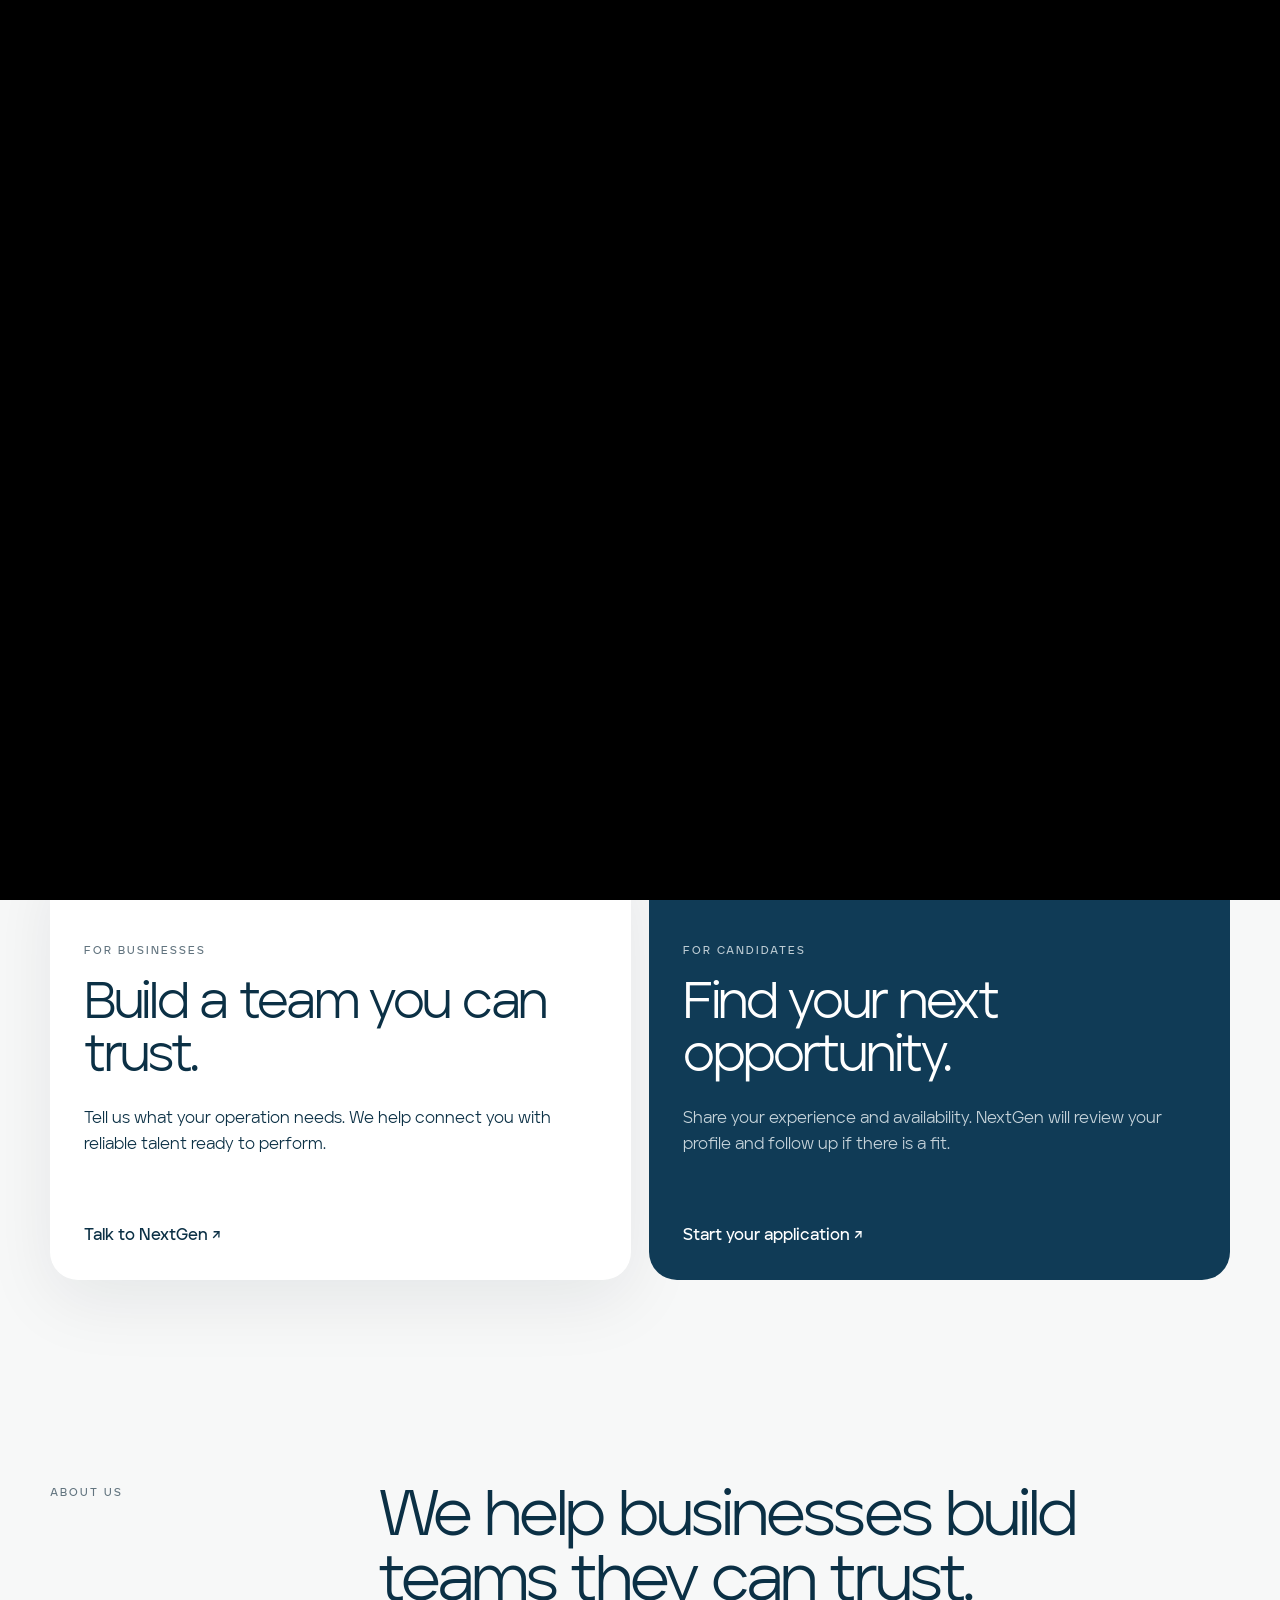
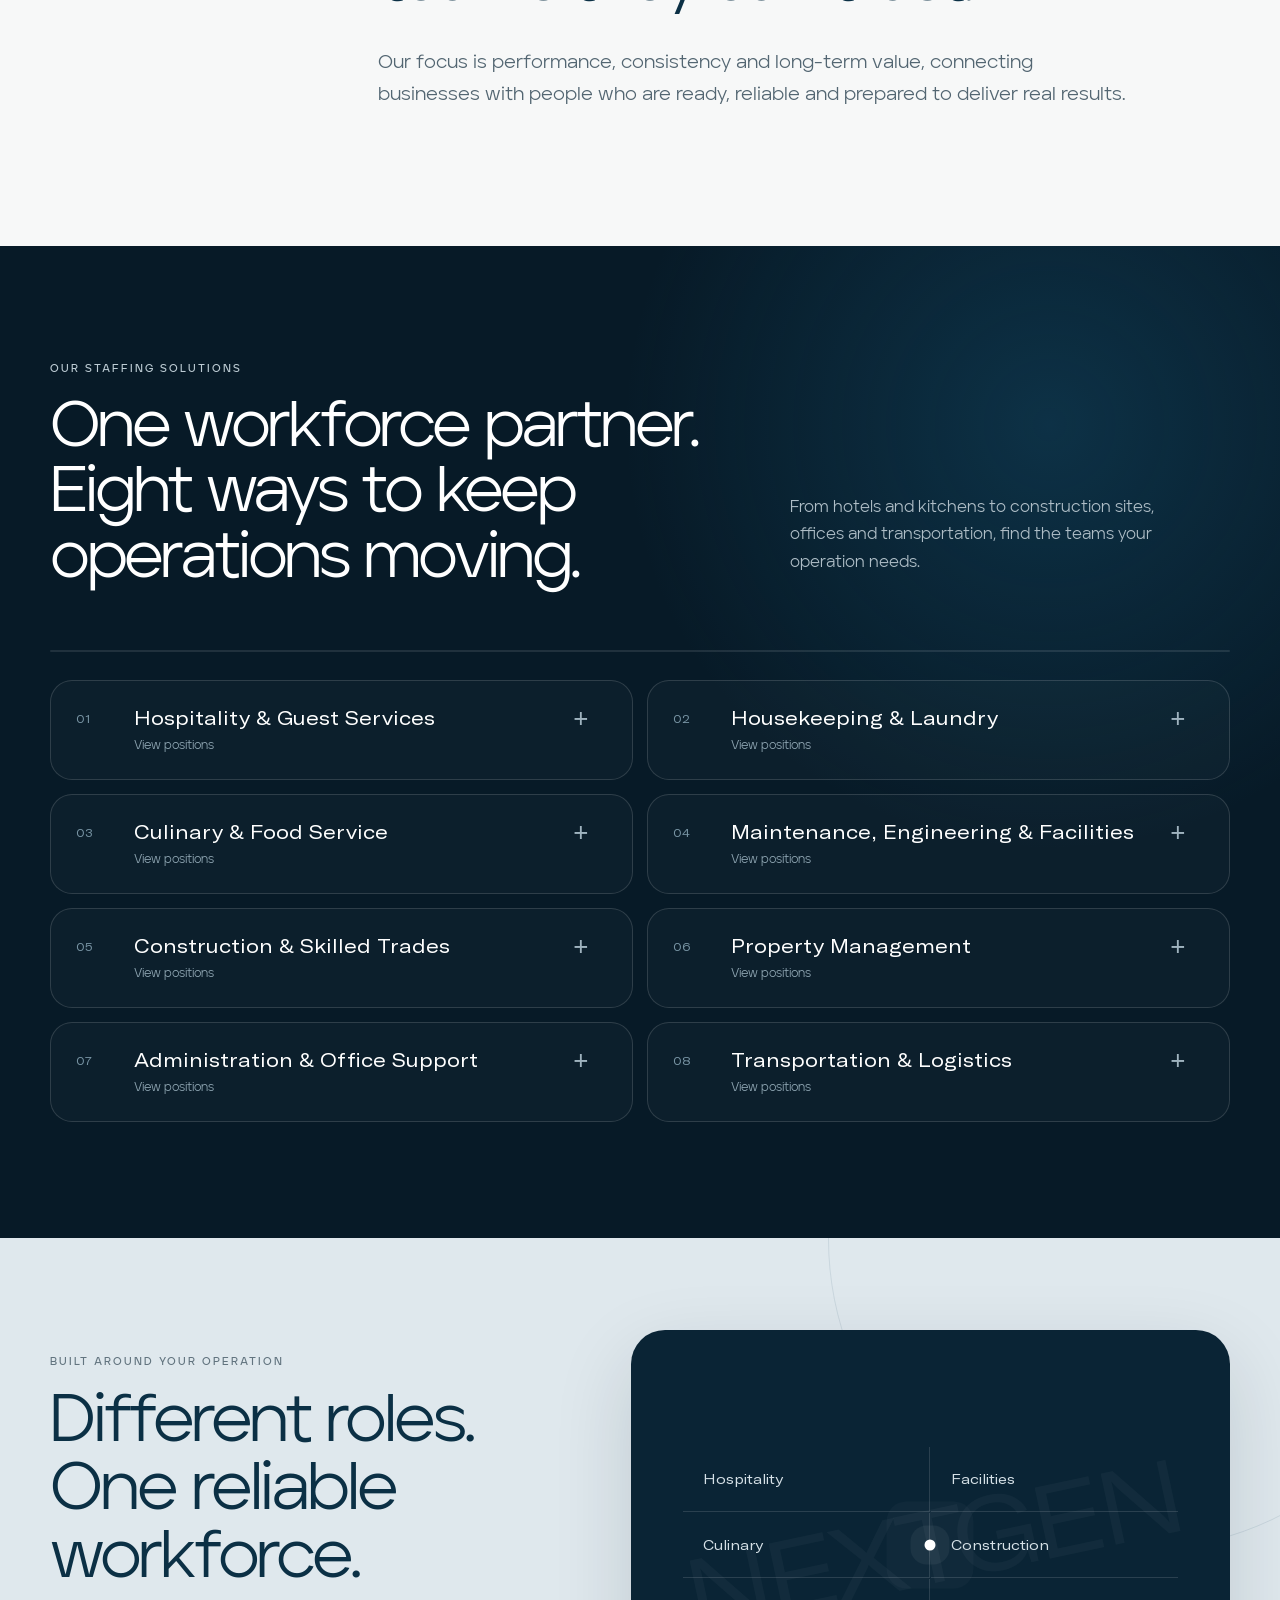
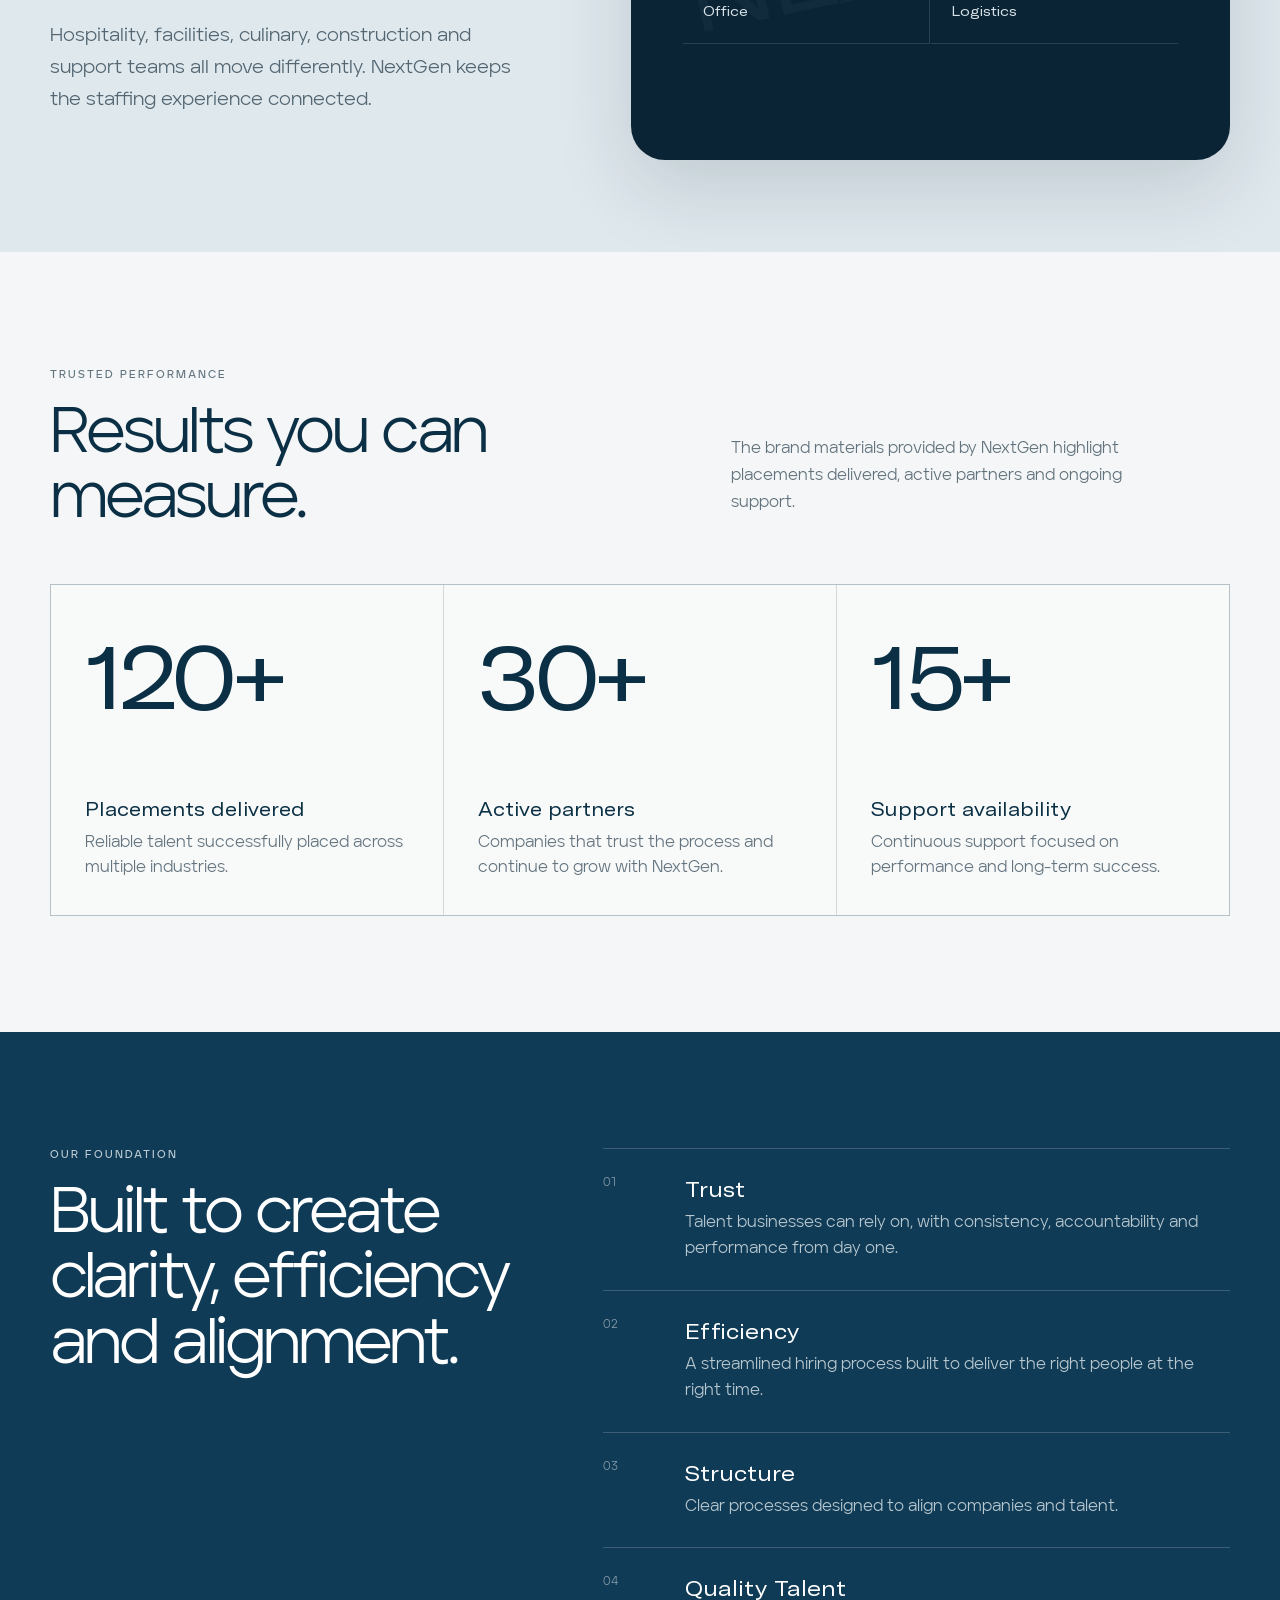
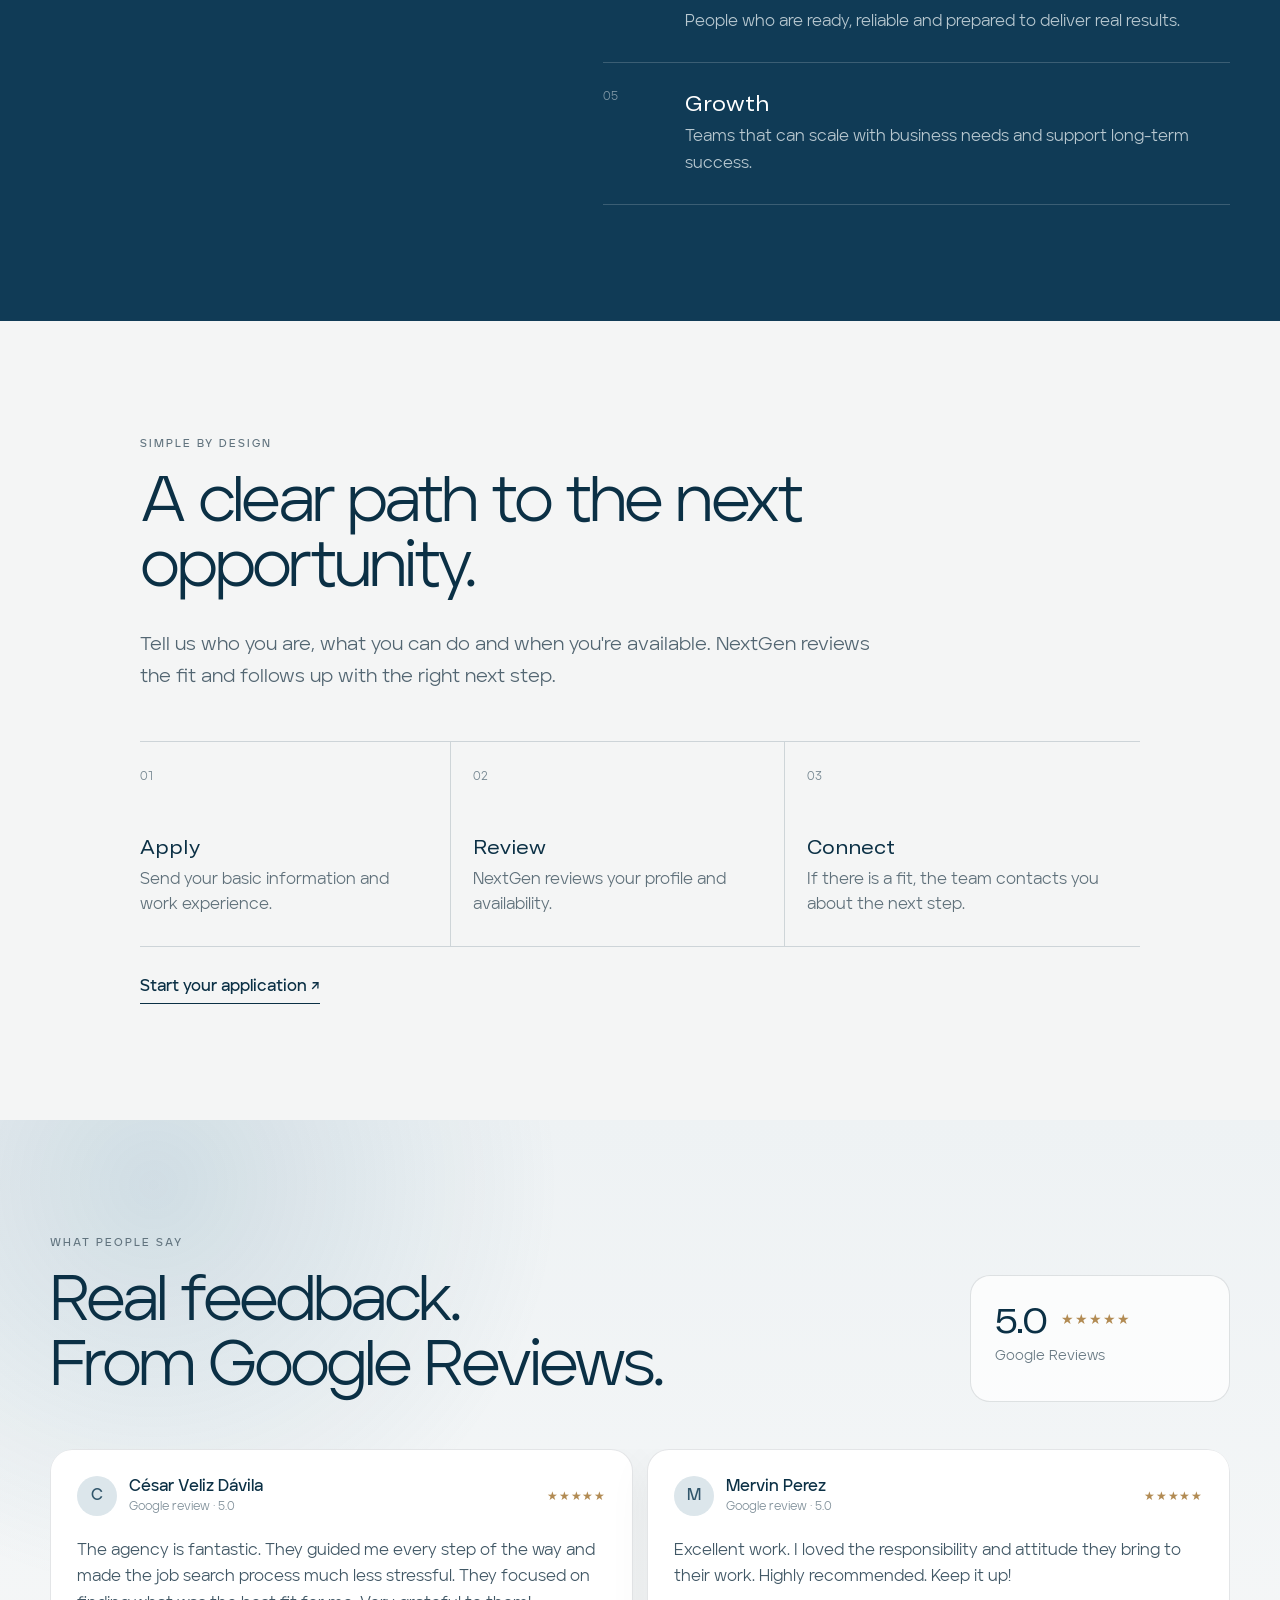
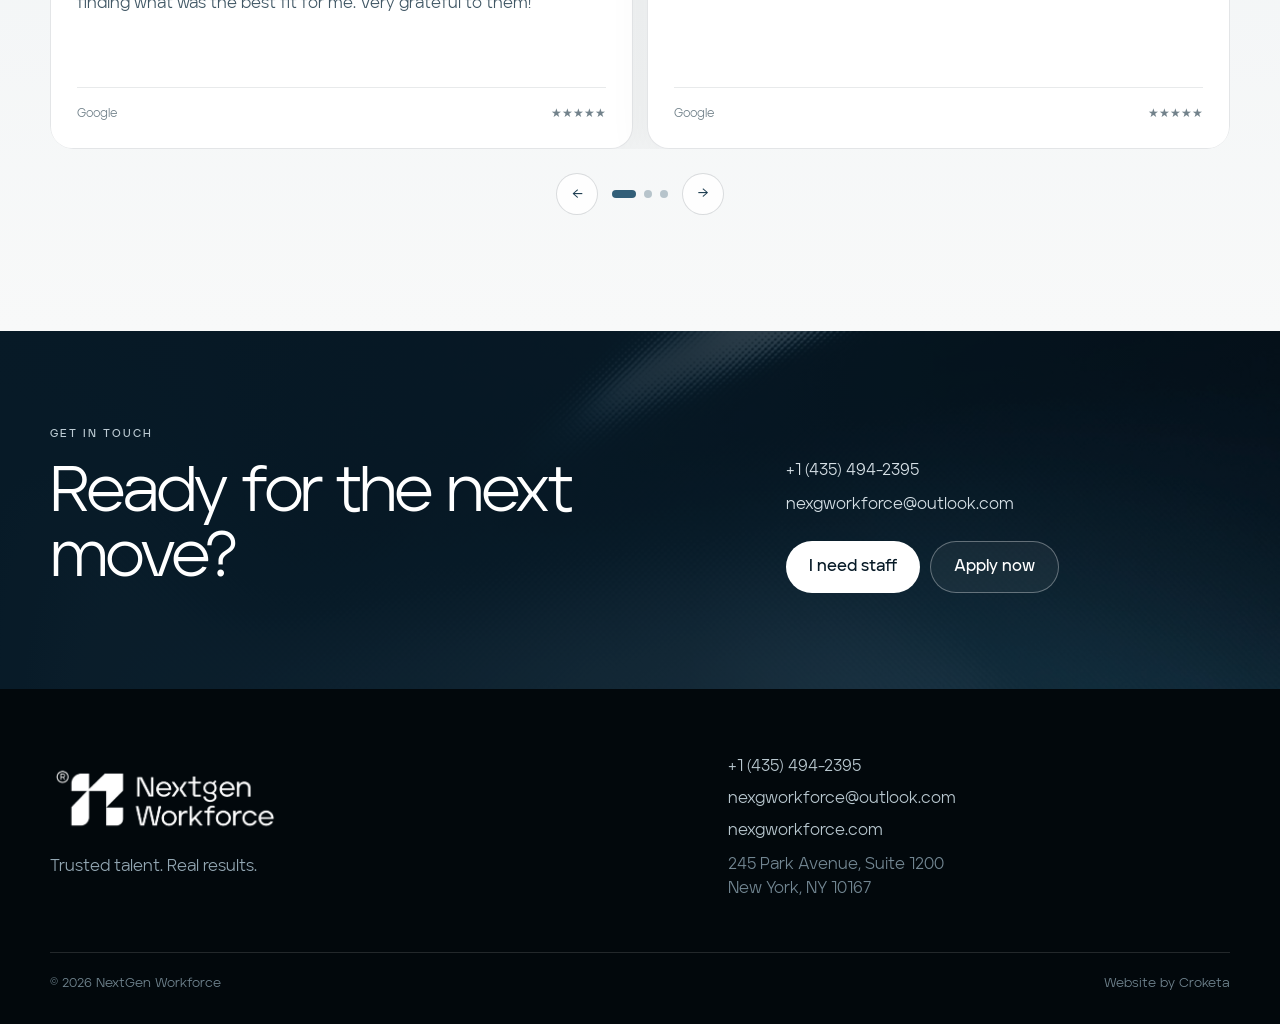
<file: index.html>
<!doctype html>
<html lang="en">
<head>
  <meta charset="utf-8">
  <meta name="viewport" content="width=device-width,initial-scale=1">
  <meta name="description" content="NextGen Workforce connects businesses with reliable, ready-to-perform talent.">
  <meta name="theme-color" content="#0e3a55">
  <title>NextGen Workforce | Trusted talent. Real results.</title>
  <link rel="icon" href="assets/favicon.png">
  <link rel="stylesheet" href="styles.css">
</head>
<body>
<div class="brand-intro" id="brandIntro" aria-hidden="true">
  <video
    class="brand-intro__video"
    id="brandIntroVideo"
    autoplay
    muted
    playsinline
    preload="auto"
  >
    <source src="assets/nextgen-logo-intro.mp4" type="video/mp4">
  </video>
</div>

<header class="site-header">
  <div class="shell nav">
    <a class="logo" href="#top"><img src="assets/logo-white.png" alt="NextGen Workforce"></a>
    <button class="menu-toggle" id="menuToggle" aria-label="Open menu" aria-expanded="false"><span></span><span></span></button>
    <nav class="nav-links" id="navLinks">
      <a href="#services" data-i18n="nav_services">Services</a>
      <a href="#about" data-i18n="nav_about">About</a>
      <a href="#why" data-i18n="nav_why">Why NextGen</a>
      <a href="#contact" data-i18n="nav_contact">Contact</a>
      <a class="nav-apply" href="apply.html" data-i18n="nav_apply">Apply</a>
      <button class="lang-toggle" id="langToggle" type="button" aria-label="Change language">ES</button>
    </nav>
  </div>
</header>

<main id="top">
  <section class="hero">
    <div class="texture"></div>
    <div class="shell hero-grid">
      <div class="hero-copy">
        <p class="kicker">NextGen Workforce</p>
        <h1 data-i18n="hero_title">Trusted talent.<br>Real results.</h1>
        <p class="lede" data-i18n="hero_copy">The right people, right when you need them.</p>
        <div class="hero-actions">
          <a class="btn btn-light" href="work-with-us.html" data-i18n="need_staff">I need staff</a>
          <a class="btn btn-ghost" href="apply.html" data-i18n="looking_work">I'm looking for a job</a>
        </div>
      </div>
      <div class="hero-art hero-logo-motion" aria-hidden="true">
        <div class="hero-logo-pingpong" id="heroLogoPingPong">
          <video class="hero-logo-video is-active" id="heroLogoForward" autoplay muted playsinline preload="auto">
            <source src="assets/nextgen-logo-hero.mp4" type="video/mp4">
          </video>
          <video class="hero-logo-video" id="heroLogoReverse" muted playsinline preload="auto">
            <source src="assets/nextgen-logo-hero-reverse.mp4" type="video/mp4">
          </video>
        </div>
      </div>
    </div>
  </section>

  <section class="path-section" id="employers">
    <div class="shell path-grid reveal">
      <a class="path-card employer" href="work-with-us.html">
        <span class="path-num">01</span>
        <p class="eyebrow" data-i18n="employer_label">For businesses</p>
        <h2 data-i18n="employer_title">Build a team you can trust.</h2>
        <p data-i18n="employer_copy">Tell us what your operation needs. We help connect you with reliable talent ready to perform.</p>
        <span class="path-link" data-i18n="employer_cta">Talk to NextGen ↗</span>
      </a>
      <a class="path-card candidate" href="apply.html">
        <span class="path-num">02</span>
        <p class="eyebrow light" data-i18n="candidate_label">For candidates</p>
        <h2 data-i18n="candidate_title">Find your next opportunity.</h2>
        <p data-i18n="candidate_copy">Share your experience and availability. NextGen will review your profile and follow up if there is a fit.</p>
        <span class="path-link" data-i18n="candidate_cta">Start your application ↗</span>
      </a>
    </div>
  </section>

  <section class="statement section" id="about">
    <div class="shell statement-grid reveal">
      <p class="eyebrow" data-i18n="about_label">About us</p>
      <div>
        <h2 data-i18n="about_title">We help businesses build teams they can trust.</h2>
        <p class="body-lg" data-i18n="about_copy">Our focus is performance, consistency and long-term value, connecting businesses with people who are ready, reliable and prepared to deliver real results.</p>
      </div>
    </div>
  </section>

  <section class="services section solutions-v3" id="services">
    <div class="shell">
      <div class="section-head reveal">
        <div><p class="eyebrow light" data-i18n="services_label">Our staffing solutions</p><h2 data-i18n="services_title">One workforce partner. Eight ways to keep operations moving.</h2></div>
        <p data-i18n="services_copy">From hotels and kitchens to construction sites, offices and transportation, find the teams your operation needs.</p>
      </div>
      
      <div class="staffing-progress-rail" aria-hidden="true">
        <span class="staffing-progress-rail__fill"></span>
      </div>
<div class="solutions-grid reveal">
        <details class="solution-card"><summary><span class="solution-num">01</span><div><h3 data-i18n="sol_hospitality">Hospitality & Guest Services</h3><p data-i18n="sol_hint">View positions</p></div><span class="solution-plus">+</span></summary><ul><li>Front Desk / Guest Services</li><li>Concierge</li><li>Bell Staff / Bellman</li><li>Valet</li><li>Servers</li><li>Banquet Staff</li><li>Hosts / Hostesses</li><li>Food Runners / Server Assistants</li><li>Bartenders</li><li>Resort Support</li></ul></details>
        <details class="solution-card"><summary><span class="solution-num">02</span><div><h3 data-i18n="sol_housekeeping">Housekeeping & Laundry</h3><p data-i18n="sol_hint">View positions</p></div><span class="solution-plus">+</span></summary><ul><li>Housekeepers</li><li>Housekeeping Supervisors</li><li>Housemen</li><li>Laundry Attendants</li><li>Laundry Supervisors</li><li>Public Area Attendants</li><li>Deep Cleaning / Specialty Cleaning</li></ul></details>
        <details class="solution-card"><summary><span class="solution-num">03</span><div><h3 data-i18n="sol_culinary">Culinary & Food Service</h3><p data-i18n="sol_hint">View positions</p></div><span class="solution-plus">+</span></summary><ul><li>Executive / Sous Chefs</li><li>Line Cooks</li><li>Prep Cooks</li><li>Pastry Chefs</li><li>Bakers</li><li>Kitchen Assistants</li><li>Dishwashers / Stewards</li><li>Food Runners</li><li>Banquet Culinary Staff</li></ul></details>
        <details class="solution-card"><summary><span class="solution-num">04</span><div><h3 data-i18n="sol_maintenance">Maintenance, Engineering & Facilities</h3><p data-i18n="sol_hint">View positions</p></div><span class="solution-plus">+</span></summary><ul><li>Maintenance Technicians</li><li>Engineering Technicians</li><li>General Maintenance</li><li>HVAC Technicians</li><li>Electrical Technicians</li><li>Plumbing</li><li>Facilities Staff</li><li>Grounds / Landscaping</li><li>Snow Removal</li></ul></details>
        <details class="solution-card"><summary><span class="solution-num">05</span><div><h3 data-i18n="sol_construction">Construction & Skilled Trades</h3><p data-i18n="sol_hint">View positions</p></div><span class="solution-plus">+</span></summary><ul><li>General Laborers</li><li>Flaggers</li><li>Construction Laborers</li><li>Demolition</li><li>Painters / Professional Painters</li><li>Drywall</li><li>Carpenters</li><li>Roofers</li><li>Construction Cleanup</li><li>Renovation Staff</li><li>Skilled Trades</li></ul></details>
        <details class="solution-card"><summary><span class="solution-num">06</span><div><h3 data-i18n="sol_property">Property Management</h3><p data-i18n="sol_hint">View positions</p></div><span class="solution-plus">+</span></summary><ul><li>Property Managers</li><li>Assistant Property Managers</li><li>Community Managers</li><li>Leasing Support</li><li>Property Maintenance</li><li>HOA Support</li><li>Resident / Guest Services</li><li>Property Care Staff</li></ul></details>
        <details class="solution-card"><summary><span class="solution-num">07</span><div><h3 data-i18n="sol_admin">Administration & Office Support</h3><p data-i18n="sol_hint">View positions</p></div><span class="solution-plus">+</span></summary><ul><li>Administrative Assistants</li><li>Receptionists</li><li>Office Coordinators</li><li>Data Entry</li><li>HR Support</li><li>Accounting / Bookkeeping Support</li><li>Reservations / Administrative Support</li><li>Customer Service Representatives</li></ul></details>
        <details class="solution-card"><summary><span class="solution-num">08</span><div><h3 data-i18n="sol_transport">Transportation & Logistics</h3><p data-i18n="sol_hint">View positions</p></div><span class="solution-plus">+</span></summary><ul><li>Shuttle Drivers</li><li>CDL Drivers</li><li>Passenger Endorsement Drivers</li><li>Valet Drivers</li><li>Transportation Staff</li><li>Delivery / Logistics Support</li></ul></details>
      </div>
    </div>
  </section>

  <section class="operations-bridge section" aria-label="Workforce coverage">
    <div class="shell operations-bridge-grid reveal">
      <div class="operations-bridge-copy">
        <p class="eyebrow" data-i18n="bridge_label">Built around your operation</p>
        <h2 data-i18n="bridge_title">Different roles.<br>One reliable workforce.</h2>
        <p class="body-lg" data-i18n="bridge_copy">Hospitality, facilities, culinary, construction and support teams all move differently. NextGen keeps the staffing experience connected.</p>
      </div>
      <div class="operations-map" aria-hidden="true">
        <span>Hospitality</span><span>Facilities</span><span>Culinary</span><span>Construction</span><span>Office</span><span>Logistics</span>
        <i></i>
      </div>
    </div>
  </section>

  <section class="proof section">
    <div class="shell">
      <div class="proof-head reveal">
        <div><p class="eyebrow" data-i18n="proof_label">Trusted performance</p><h2 data-i18n="proof_title">Results you can measure.</h2></div>
        <p data-i18n="proof_copy">The brand materials provided by NextGen highlight placements delivered, active partners and ongoing support.</p>
      </div>
      <div class="proof-grid reveal">
        <article><div class="proof-number">120+</div><h3 data-i18n="proof1">Placements delivered</h3><p data-i18n="proof1c">Reliable talent successfully placed across multiple industries.</p></article>
        <article><div class="proof-number">30+</div><h3 data-i18n="proof2">Active partners</h3><p data-i18n="proof2c">Companies that trust the process and continue to grow with NextGen.</p></article>
        <article><div class="proof-number">15+</div><h3 data-i18n="proof3">Support availability</h3><p data-i18n="proof3c">Continuous support focused on performance and long-term success.</p></article>
      </div>
    </div>
  </section>

  <section class="why section" id="why">
    <div class="shell why-grid">
      <div class="why-title reveal"><p class="eyebrow light" data-i18n="why_label">Our foundation</p><h2 data-i18n="why_title">Built to create clarity, efficiency and alignment.</h2></div>
      <div class="pillars reveal">
        <article><span>01</span><div><h3 data-i18n="trust">Trust</h3><p data-i18n="trust_c">Talent businesses can rely on, with consistency, accountability and performance from day one.</p></div></article>
        <article><span>02</span><div><h3 data-i18n="efficiency">Efficiency</h3><p data-i18n="efficiency_c">A streamlined hiring process built to deliver the right people at the right time.</p></div></article>
        <article><span>03</span><div><h3 data-i18n="structure">Structure</h3><p data-i18n="structure_c">Clear processes designed to align companies and talent.</p></div></article>
        <article><span>04</span><div><h3 data-i18n="quality">Quality Talent</h3><p data-i18n="quality_c">People who are ready, reliable and prepared to deliver real results.</p></div></article>
        <article><span>05</span><div><h3 data-i18n="growth">Growth</h3><p data-i18n="growth_c">Teams that can scale with business needs and support long-term success.</p></div></article>
      </div>
    </div>
  </section>

  <section class="process section" id="process">
    <div class="shell process-wide reveal">
      <div class="process-top"><p class="eyebrow" data-i18n="process_label">Simple by design</p><h2 data-i18n="process_title">A clear path to the next opportunity.</h2><p class="body-lg" data-i18n="process_copy">Tell us who you are, what you can do and when you're available. NextGen reviews the fit and follows up with the right next step.</p></div>
      <ol class="steps horizontal">
        <li><span>01</span><div><strong data-i18n="step1">Apply</strong><p data-i18n="step1c">Send your basic information and work experience.</p></div></li>
        <li><span>02</span><div><strong data-i18n="step2">Review</strong><p data-i18n="step2c">NextGen reviews your profile and availability.</p></div></li>
        <li><span>03</span><div><strong data-i18n="step3">Connect</strong><p data-i18n="step3c">If there is a fit, the team contacts you about the next step.</p></div></li>
      </ol>
      <a class="text-link" href="apply.html"><span data-i18n="start_app">Start your application</span> ↗</a>
    </div>
  </section>

  <section class="reviews-v3 section" id="reviews">
    <div class="shell">
      <div class="reviews-head reveal">
        <div>
          <p class="eyebrow" data-i18n="reviews_label">What people say</p>
          <h2 data-i18n="reviews_title">Real feedback.<br>From Google Reviews.</h2>
        </div>
        <div class="reviews-summary">
          <div class="reviews-rating-line">
            <strong>5.0</strong>
            <span class="stars" aria-label="5 out of 5 stars">★★★★★</span>
          </div>
          <p><span data-i18n="reviews_count_label">Google Reviews</span></p>
        </div>
      </div>

      <div class="reviews-carousel reveal" id="reviewsCarousel" aria-roledescription="carousel" aria-label="Google Reviews">
        <div class="reviews-carousel__viewport">
          <div class="reviews-carousel__track" id="reviewsTrack">

          <article class="review-card review-card--carousel" tabindex="0">
            <div class="review-card__top">
              <div class="review-author">
                <span class="review-avatar-fallback" aria-hidden="true">C</span>
                <div>
                  <strong>César Veliz Dávila</strong>
                  <div class="review-meta">Google review · 5.0</div>
                </div>
              </div>
              <div class="review-stars" aria-label="5 out of 5 stars">★★★★★</div>
            </div>
            <p class="review-text review-text--carousel">The agency is fantastic. They guided me every step of the way and made the job search process much less stressful. They focused on finding what was the best fit for me. Very grateful to them!</p>
            <div class="review-card__footer">
              <span>Google</span>
              <span>★★★★★</span>
            </div>
          </article>
          <article class="review-card review-card--carousel" tabindex="0">
            <div class="review-card__top">
              <div class="review-author">
                <span class="review-avatar-fallback" aria-hidden="true">M</span>
                <div>
                  <strong>Mervin Perez</strong>
                  <div class="review-meta">Google review · 5.0</div>
                </div>
              </div>
              <div class="review-stars" aria-label="5 out of 5 stars">★★★★★</div>
            </div>
            <p class="review-text review-text--carousel">Excellent work. I loved the responsibility and attitude they bring to their work. Highly recommended. Keep it up!</p>
            <div class="review-card__footer">
              <span>Google</span>
              <span>★★★★★</span>
            </div>
          </article>
          <article class="review-card review-card--carousel" tabindex="0">
            <div class="review-card__top">
              <div class="review-author">
                <span class="review-avatar-fallback" aria-hidden="true">O</span>
                <div>
                  <strong>Oscar Eduardo Amaya alambarrio</strong>
                  <div class="review-meta">Google review · 5.0</div>
                </div>
              </div>
              <div class="review-stars" aria-label="5 out of 5 stars">★★★★★</div>
            </div>
            <p class="review-text review-text--carousel">The service was impeccable. They were always attentive to our needs and provided high-quality candidates. We filled the vacancies much faster than expected. Without a doubt, an agency we trust.</p>
            <div class="review-card__footer">
              <span>Google</span>
              <span>★★★★★</span>
            </div>
          </article>
          <article class="review-card review-card--carousel" tabindex="0">
            <div class="review-card__top">
              <div class="review-author">
                <span class="review-avatar-fallback" aria-hidden="true">S</span>
                <div>
                  <strong>Stefany Palmer</strong>
                  <div class="review-meta">Google review · 5.0</div>
                </div>
              </div>
              <div class="review-stars" aria-label="5 out of 5 stars">★★★★★</div>
            </div>
            <p class="review-text review-text--carousel">Excellent service!</p>
            <div class="review-card__footer">
              <span>Google</span>
              <span>★★★★★</span>
            </div>
          </article>
          </div>
        </div>

        <div class="reviews-carousel__controls">
          <button class="reviews-carousel__arrow" id="reviewsPrev" type="button" aria-label="Previous review">←</button>
          <div class="reviews-carousel__dots" id="reviewsDots" aria-label="Choose review"></div>
          <button class="reviews-carousel__arrow" id="reviewsNext" type="button" aria-label="Next review">→</button>
        </div>
      </div>
    </div>
  </section>

<section class="contact-band" id="contact">
    <div class="texture contact-texture"></div>
    <div class="shell contact-grid reveal">
      <div><p class="eyebrow light" data-i18n="contact_label">Get in touch</p><h2 data-i18n="contact_title">Ready for the next move?</h2></div>
      <div class="contact-actions">
        <a href="tel:+14354942395">+1 (435) 494-2395</a>
        <a href="mailto:nexgworkforce@outlook.com">nexgworkforce@outlook.com</a>
        <div class="contact-buttons"><a class="btn btn-light" href="work-with-us.html" data-i18n="staff_cta">I need staff</a><a class="btn btn-ghost" href="apply.html" data-i18n="apply_now">Apply now</a></div>
      </div>
    </div>
  </section>
</main>

<footer>
  <div class="shell footer-grid">
    <div><img class="footer-logo" src="assets/logo-white.png" alt="NextGen Workforce"><p data-i18n="footer_tag">Trusted talent. Real results.</p></div>
    <div class="footer-links"><a href="tel:+14354942395">+1 (435) 494-2395</a><a href="mailto:nexgworkforce@outlook.com">nexgworkforce@outlook.com</a><a href="https://nexgworkforce.com">nexgworkforce.com</a><span>245 Park Avenue, Suite 1200<br>New York, NY 10167</span></div>
    <div class="footer-bottom"><span>© 2026 NextGen Workforce</span><span>Website by Croketa</span></div>
  </div>
</footer>
<script src="script.js"></script>
</body></html>
</file>
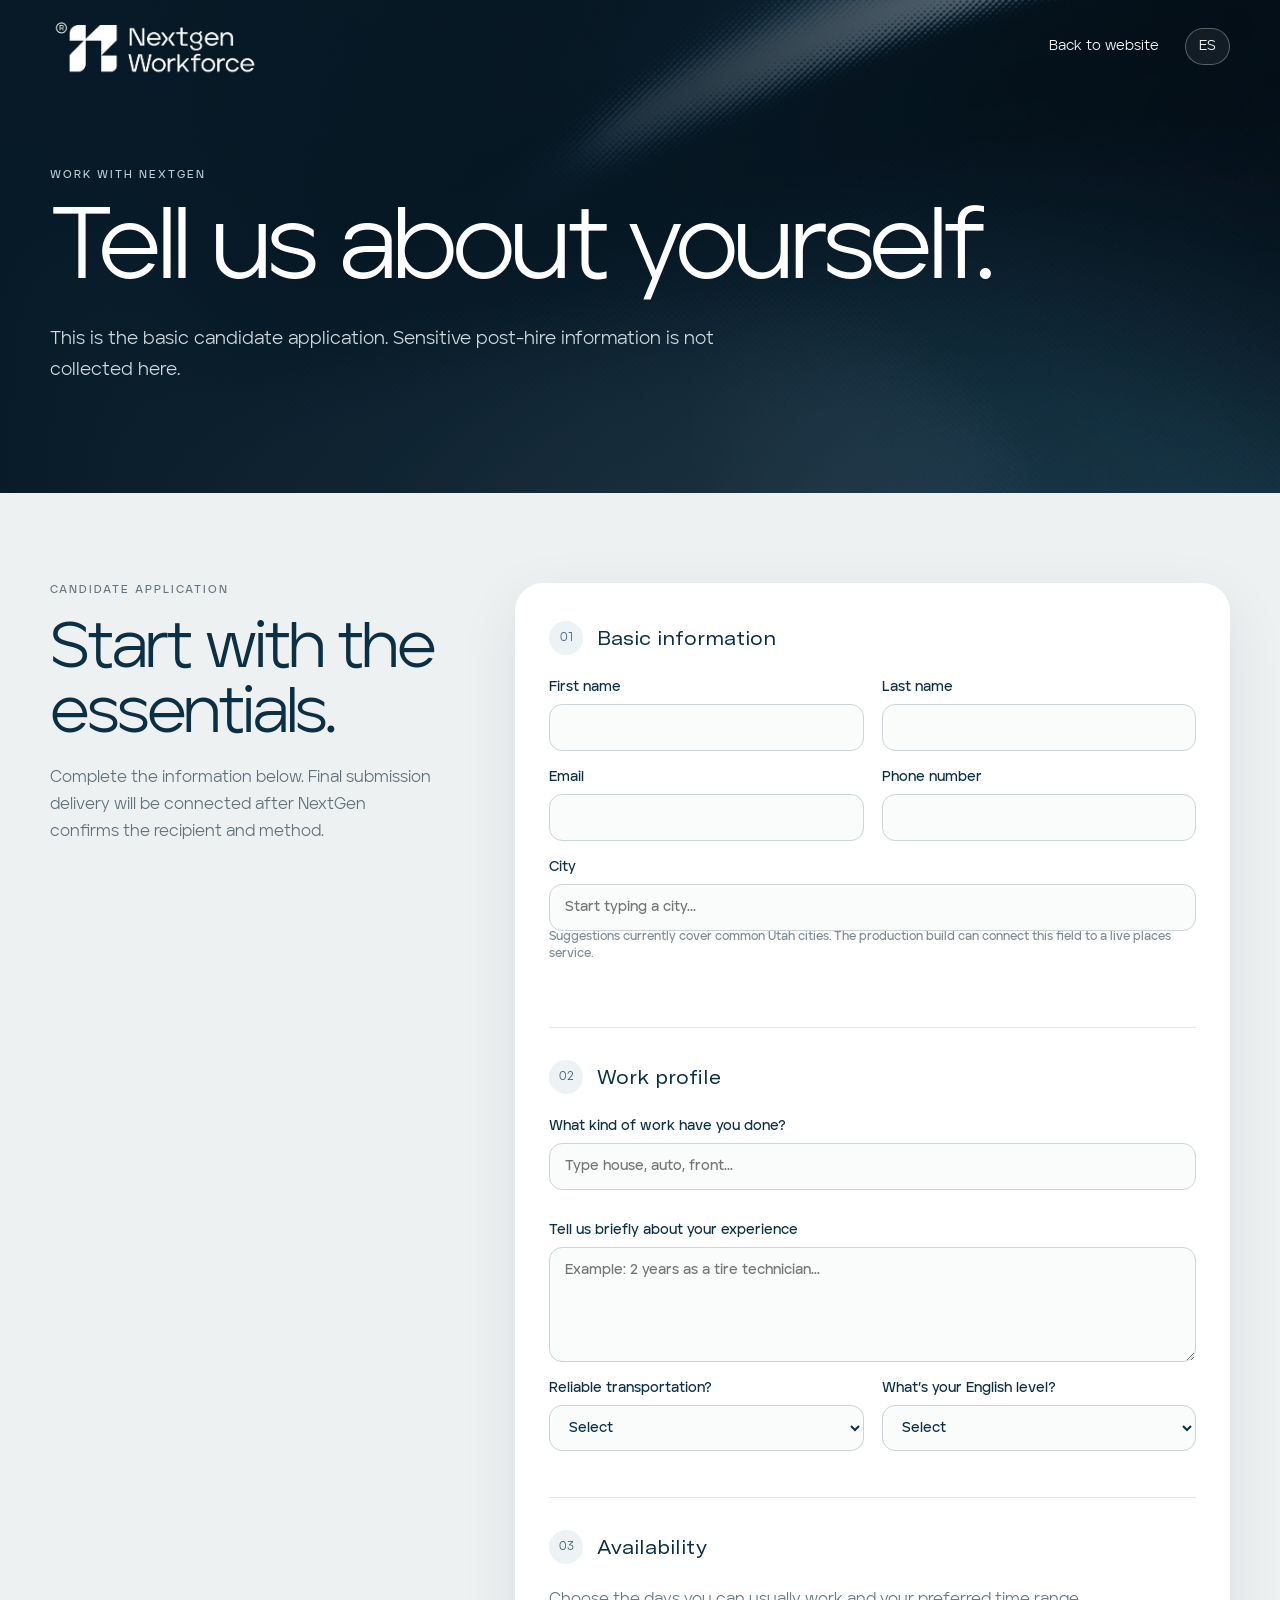
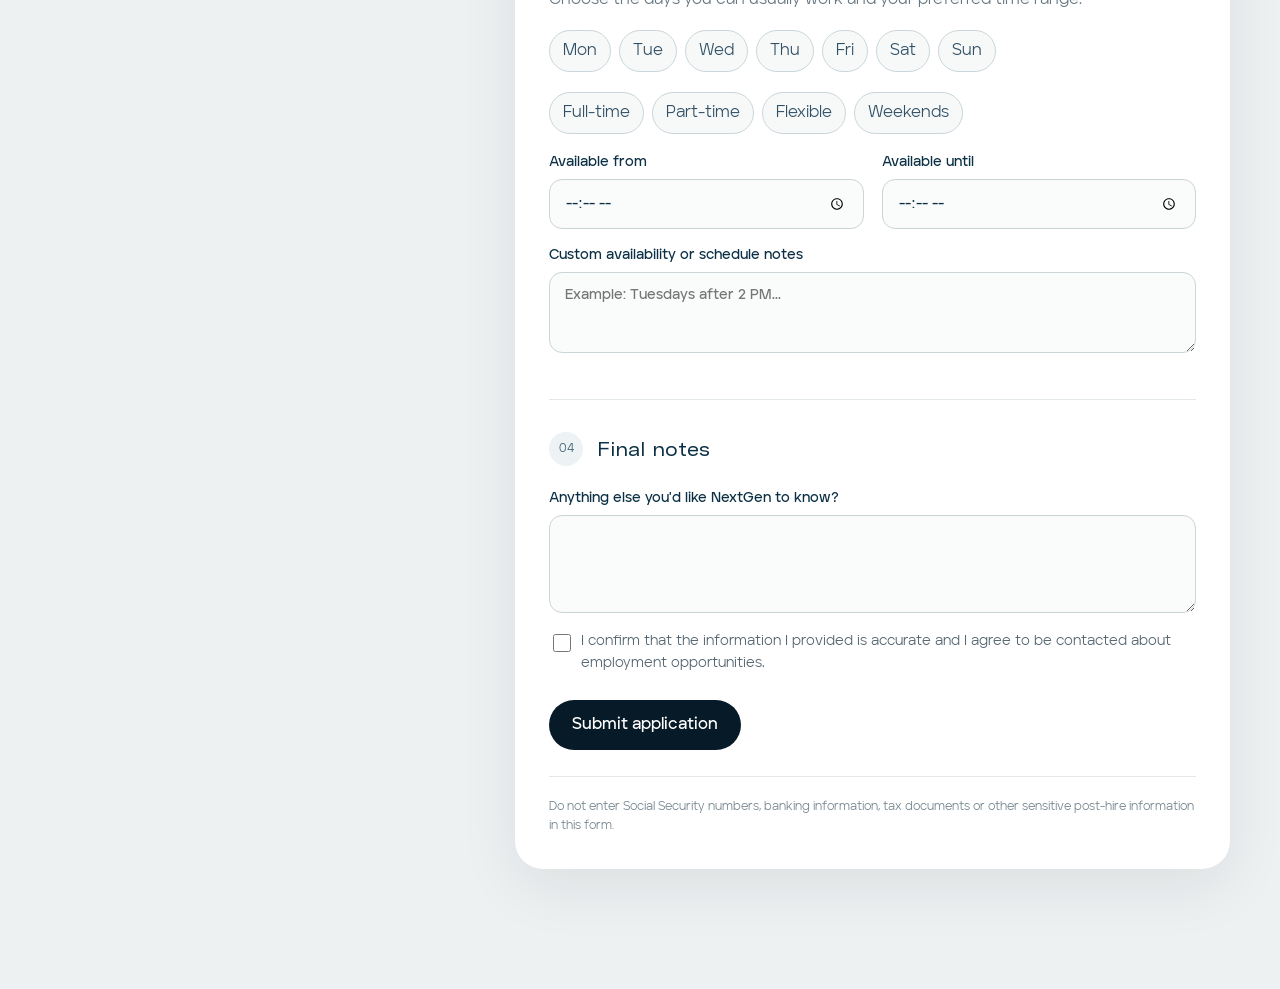
<file: apply.html>
<!doctype html>
<html lang="en">
<head>
  <meta charset="utf-8">
  <meta name="viewport" content="width=device-width,initial-scale=1">
  <meta name="theme-color" content="#0e3a55">
  <title>Apply | NextGen Workforce</title>
  <link rel="icon" href="assets/favicon.png">
  <link rel="stylesheet" href="styles.css">
</head>
<body class="apply-page">
<header class="apply-header">
  <div class="shell nav">
    <a class="logo" href="index.html"><img src="assets/logo-white.png" alt="NextGen Workforce"></a>
    <div class="apply-nav">
      <a href="index.html" data-i18n="back_home">Back to website</a>
      <button class="lang-toggle" id="langToggle" type="button">ES</button>
    </div>
  </div>
</header>

<main>
<section class="apply-hero">
  <div class="texture"></div>
  <div class="shell apply-hero-copy">
    <p class="kicker" data-i18n="apply_kicker">Work with NextGen</p>
    <h1 data-i18n="apply_title">Tell us about yourself.</h1>
    <p data-i18n="apply_intro">A guided application designed to keep things quick, clear and easy to review.</p>
  </div>
</section>

<section class="form-section">
  <div class="shell form-grid">
    <div class="form-copy">
      <p class="eyebrow" data-i18n="form_label">Candidate application</p>
      <h2 data-i18n="form_heading">Start with the essentials.</h2>
      <p data-i18n="form_help">Choose from suggested options when they fit. You can still add custom details whenever needed.</p>
    </div>

    <form id="candidateForm" class="candidate-form" novalidate>
      <div class="form-block">
        <div class="form-block-title"><span>01</span><h3 data-i18n="basic_info">Basic information</h3></div>
        <div class="field-row">
          <label><span data-i18n="first">First name</span><input name="firstName" autocomplete="given-name" required></label>
          <label><span data-i18n="last">Last name</span><input name="lastName" autocomplete="family-name" required></label>
        </div>
        <div class="field-row">
          <label><span data-i18n="email">Email</span><input type="email" name="email" autocomplete="email" required></label>
          <label><span data-i18n="phone">Phone number</span><input type="tel" name="phone" autocomplete="tel" required></label>
        </div>

        <label>
          <span data-i18n="city">City of residence</span>
          <div class="autocomplete-wrap">
            <input id="cityInput" name="city" autocomplete="off" placeholder="Start typing a city..." data-i18n-placeholder="city_ph" required>
            <div id="citySuggestions" class="suggestions" hidden></div>
          </div>
          <small data-i18n="city_hint">Suggestions currently cover common Utah cities. The production build can connect this field to a live places service.</small>
        </label>
      </div>

      <div class="form-block">
        <div class="form-block-title"><span>02</span><h3 data-i18n="work_profile">Work profile</h3></div>

        <label>
          <span data-i18n="experience_roles">What kind of work have you done?</span>
          <div class="autocomplete-wrap">
            <input id="roleInput" autocomplete="off" placeholder="Type house, auto, front..." data-i18n-placeholder="role_ph">
            <div id="roleSuggestions" class="suggestions" hidden></div>
          </div>
        </label>
        <div id="roleChips" class="chips" aria-live="polite"></div>
        <input type="hidden" id="rolesHidden" name="roles">

        <label><span data-i18n="experience_details">Tell us briefly about your experience</span><textarea name="experience" rows="5" placeholder="Example: 2 years as a tire technician..." data-i18n-placeholder="exp_ph" required></textarea></label>

        <div class="field-row">
          <label><span data-i18n="transport">Do you have reliable transportation?</span>
            <select name="transport" required>
              <option value="" data-i18n="select">Select</option>
              <option value="Yes" data-i18n="yes">Yes</option>
              <option value="No" data-i18n="no">No</option>
            </select>
          </label>
          <label><span data-i18n="english_level">What’s your English level?</span>
            <select name="englishLevel">
              <option value="" data-i18n="select">Select</option>
              <option value="Basic" data-i18n="english_basic">Basic</option>
              <option value="Intermediate" data-i18n="english_intermediate">Intermediate</option>
              <option value="Advanced" data-i18n="english_advanced">Advanced</option>
              <option value="Fluent" data-i18n="english_fluent">Fluent</option>
            </select>
          </label>
        </div>
      </div>

      <div class="form-block">
        <div class="form-block-title"><span>03</span><h3 data-i18n="availability_title">Availability</h3></div>

        <p class="field-intro" data-i18n="availability_intro">Choose the days you can usually work and your preferred time range.</p>
        <div class="day-picker" id="dayPicker">
          <button type="button" data-day="Monday" data-i18n="mon">Mon</button>
          <button type="button" data-day="Tuesday" data-i18n="tue">Tue</button>
          <button type="button" data-day="Wednesday" data-i18n="wed">Wed</button>
          <button type="button" data-day="Thursday" data-i18n="thu">Thu</button>
          <button type="button" data-day="Friday" data-i18n="fri">Fri</button>
          <button type="button" data-day="Saturday" data-i18n="sat">Sat</button>
          <button type="button" data-day="Sunday" data-i18n="sun">Sun</button>
        </div>
        <input type="hidden" id="daysHidden" name="availableDays">

        <div class="quick-availability">
          <button type="button" data-window="Full-time" data-i18n="full_time">Full-time</button>
          <button type="button" data-window="Part-time" data-i18n="part_time">Part-time</button>
          <button type="button" data-window="Flexible" data-i18n="flexible">Flexible</button>
          <button type="button" data-window="Weekends" data-i18n="weekends">Weekends</button>
        </div>
        <input type="hidden" id="windowHidden" name="availabilityType">

        <div class="field-row">
          <label><span data-i18n="from_time">Available from</span><input type="time" name="fromTime"></label>
          <label><span data-i18n="to_time">Available until</span><input type="time" name="toTime"></label>
        </div>

        <label><span data-i18n="custom_availability">Custom availability or schedule notes</span><textarea name="availabilityNotes" rows="3" placeholder="Example: Tuesdays after 2 PM..." data-i18n-placeholder="avail_ph"></textarea></label>
      </div>

      <div class="form-block">
        <div class="form-block-title"><span>04</span><h3 data-i18n="final_notes">Final notes</h3></div>
        <label><span data-i18n="about_you">Anything else you'd like NextGen to know?</span><textarea name="about" rows="4"></textarea></label>

        <label class="consent">
          <input type="checkbox" required>
          <span data-i18n="consent">I confirm that the information I provided is accurate and I agree to be contacted about employment opportunities.</span>
        </label>

        <div class="submit-row">
          <button class="btn btn-dark" type="submit" data-i18n="submit">Submit application</button>
          <p id="formStatus" aria-live="polite"></p>
        </div>
        <p class="disclaimer" data-i18n="disclaimer">Do not enter Social Security numbers, banking information, tax documents or other sensitive post-hire information in this form.</p>
      </div>
    </form>
  </div>
</section>
</main>
<script src="script.js"></script>
</body>
</html>
</file>
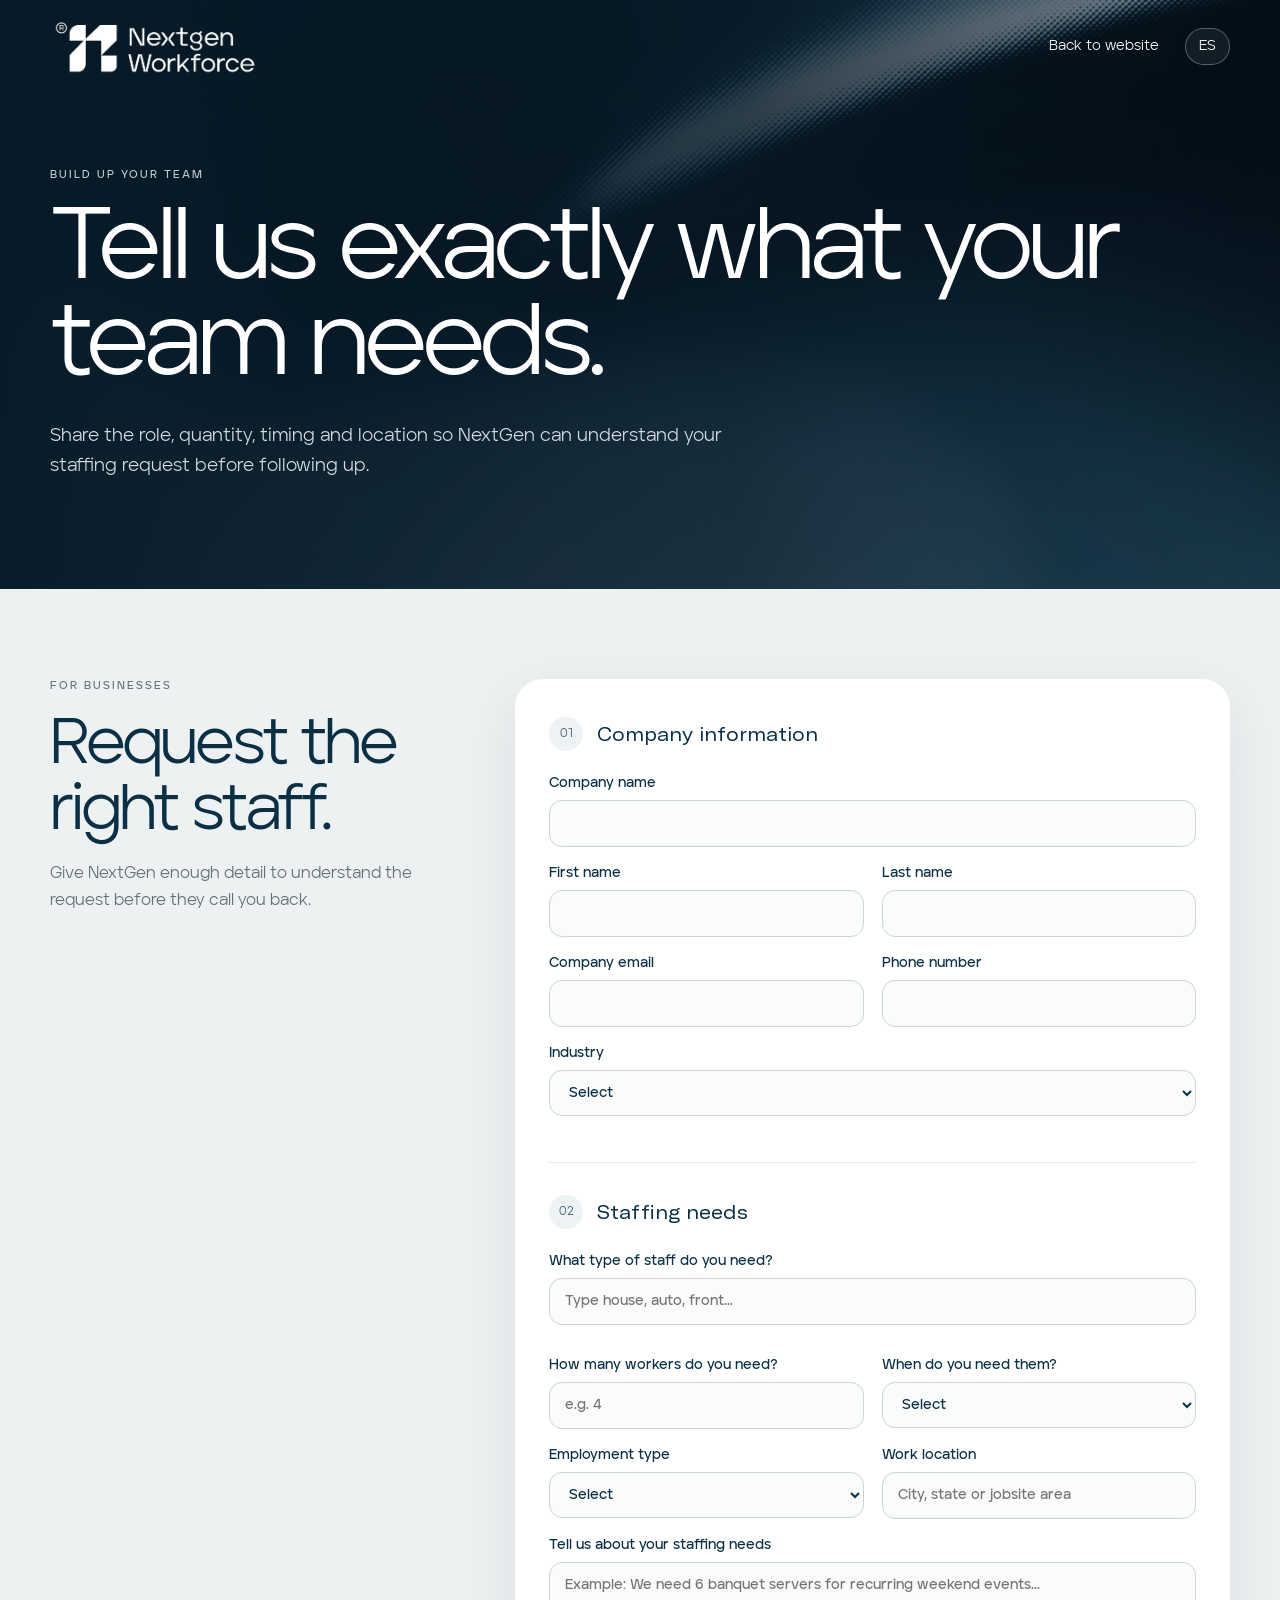
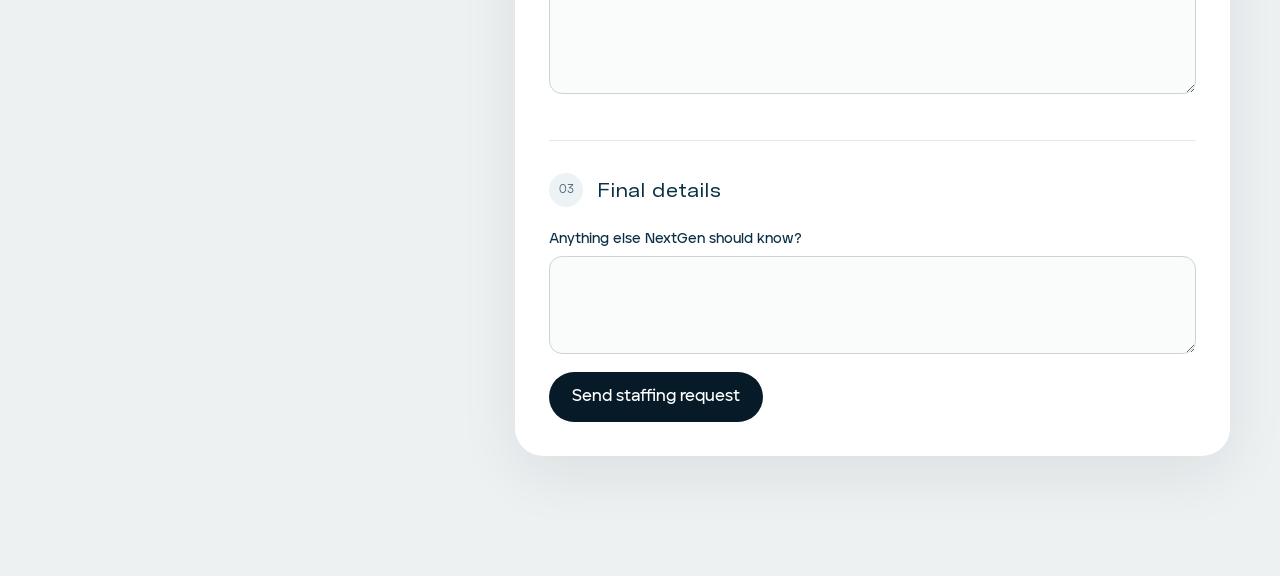
<file: work-with-us.html>
<!doctype html>
<html lang="en">
<head>
  <meta charset="utf-8">
  <meta name="viewport" content="width=device-width,initial-scale=1">
  <meta name="theme-color" content="#0e3a55">
  <title>Build Your Team | NextGen Workforce</title>
  <link rel="icon" href="assets/favicon.png">
  <link rel="stylesheet" href="styles.css">
</head>
<body class="apply-page">
<header class="apply-header">
  <div class="shell nav">
    <a class="logo" href="index.html"><img src="assets/logo-white.png" alt="NextGen Workforce"></a>
    <div class="apply-nav">
      <a href="index.html" data-i18n="back_home">Back to website</a>
      <button class="lang-toggle" id="langToggle" type="button">ES</button>
    </div>
  </div>
</header>
<main>
<section class="apply-hero employer-hero">
  <div class="texture"></div>
  <div class="shell apply-hero-copy">
    <p class="kicker" data-i18n="business_kicker">Build up your team</p>
    <h1 data-i18n="business_title">Tell us exactly what your team needs.</h1>
    <p data-i18n="business_intro">Share the role, quantity, timing and location so NextGen can understand your staffing request before following up.</p>
  </div>
</section>

<section class="form-section">
  <div class="shell form-grid">
    <div class="form-copy">
      <p class="eyebrow" data-i18n="business_label">For businesses</p>
      <h2 data-i18n="business_heading">Request the right staff.</h2>
      <p data-i18n="business_help">Give NextGen enough detail to understand the request before they call you back.</p>
    </div>

    <form id="businessForm" class="candidate-form" novalidate>
      <div class="form-block">
        <div class="form-block-title"><span>01</span><h3 data-i18n="company_info">Company information</h3></div>
        <label><span data-i18n="company_name">Company name</span><input name="companyName" required></label>
        <div class="field-row">
          <label><span data-i18n="first">First name</span><input name="firstName" required></label>
          <label><span data-i18n="last">Last name</span><input name="lastName" required></label>
        </div>
        <div class="field-row">
          <label><span data-i18n="company_email">Company email</span><input type="email" name="companyEmail" required></label>
          <label><span data-i18n="phone">Phone number</span><input type="tel" name="phone" required></label>
        </div>
        <label><span data-i18n="industry">Industry</span>
          <select name="industry">
            <option value="" data-i18n="select">Select</option>
            <option>Hospitality</option>
            <option>Food Service / Restaurant</option>
            <option>Office / Administration</option>
            <option>Automotive</option>
            <option>Property Management</option>
            <option>Cleaning / Housekeeping</option>
            <option>Construction / Painting</option>
            <option value="Other" data-i18n="other">Other</option>
          </select>
        </label>
      </div>

      <div class="form-block">
        <div class="form-block-title"><span>02</span><h3 data-i18n="staffing_needs">Staffing needs</h3></div>

        <label>
          <span data-i18n="staff_service">What type of staff do you need?</span>
          <div class="autocomplete-wrap">
            <input id="businessRoleInput" autocomplete="off" placeholder="Type house, auto, front..." data-i18n-placeholder="role_ph">
            <div id="businessRoleSuggestions" class="suggestions" hidden></div>
          </div>
        </label>
        <div id="businessRoleChips" class="chips" aria-live="polite"></div>
        <input type="hidden" id="businessRolesHidden" name="services">

        <div class="field-row">
          <label><span data-i18n="workers_needed">How many workers do you need?</span>
            <input type="number" name="workerCount" min="1" step="1" placeholder="e.g. 4" required>
          </label>
          <label><span data-i18n="need_when">When do you need them?</span>
            <select name="startTiming" required>
              <option value="" data-i18n="select">Select</option>
              <option value="Immediately" data-i18n="immediately">Immediately</option>
              <option value="Within a week" data-i18n="within_week">Within a week</option>
              <option value="Within a month" data-i18n="within_month">Within a month</option>
              <option value="Planning ahead" data-i18n="planning_ahead">Planning ahead</option>
            </select>
          </label>
        </div>

        <div class="field-row">
          <label><span data-i18n="employment_type">Employment type</span>
            <select name="employmentType">
              <option value="" data-i18n="select">Select</option>
              <option value="Temporary" data-i18n="temporary">Temporary</option>
              <option value="Temp-to-hire" data-i18n="temp_hire">Temp-to-hire</option>
              <option value="Direct hire" data-i18n="direct_hire">Direct hire</option>
              <option value="Not sure" data-i18n="not_sure">Not sure</option>
            </select>
          </label>
          <label><span data-i18n="work_location">Work location</span>
            <input name="workLocation" placeholder="City, state or jobsite area" data-i18n-placeholder="work_location_ph" required>
          </label>
        </div>

        <label><span data-i18n="business_notes">Tell us about your staffing needs</span>
          <textarea name="notes" rows="6" placeholder="Example: We need 6 banquet servers for recurring weekend events..." data-i18n-placeholder="business_notes_ph" required></textarea>
        </label>
      </div>

      <div class="form-block">
        <div class="form-block-title"><span>03</span><h3 data-i18n="request_summary">Final details</h3></div>
        <label><span data-i18n="additional_notes">Anything else NextGen should know?</span>
          <textarea name="additionalNotes" rows="4"></textarea>
        </label>
        <div class="submit-row">
          <button class="btn btn-dark" type="submit" data-i18n="send_request">Send staffing request</button>
          <p id="businessStatus" aria-live="polite"></p>
        </div>
      </div>
    </form>
  </div>
</section>
</main>
<script src="script.js"></script>
</body>
</html>
</file>
<file: styles.css>
@font-face{font-family:Aventa;src:url('assets/Aventa-Regular.ttf')}@font-face{font-family:Aventa;src:url('assets/Aventa-SemiBold.ttf');font-weight:600}@font-face{font-family:GTE;src:url('assets/GT-America-Extended-Regular.ttf')}@font-face{font-family:GTE;src:url('assets/GT-America-Extended-Medium.ttf');font-weight:500}:root{--navy:#103b56;--navyDark:#071a27;--cloud:#dce5eb;--sand:#b99b83;--paper:#f3f4f4;--ink:#0b3045;--muted:#63747f;--line:rgba(11,48,69,.16);--shell:1180px}*{box-sizing:border-box}html{scroll-behavior:smooth}body{margin:0;background:#f7f8f8;color:var(--ink);font-family:Aventa,Arial,sans-serif}img{display:block;max-width:100%}a{color:inherit;text-decoration:none}button,input,select,textarea{font:inherit}.shell{width:min(var(--shell),calc(100% - 42px));margin:auto}.section{padding:116px 0}.eyebrow,.kicker{text-transform:uppercase;letter-spacing:.18em;font-size:.7rem;font-weight:600;margin:0 0 20px}.eyebrow{color:#62747f}.eyebrow.light,.kicker{color:#bccbd3}h1,h2{font-family:Aventa,sans-serif;font-weight:400;letter-spacing:-.045em;margin:0}h1{font-size:clamp(3.7rem,8vw,7.5rem);line-height:.94}h2{font-size:clamp(2.4rem,5vw,4.8rem);line-height:1.02}.body-lg{font-size:1.17rem;line-height:1.72;color:#536672;max-width:760px}.btn{display:inline-flex;align-items:center;justify-content:center;padding:15px 23px;border-radius:999px;border:0;font-weight:600;transition:.22s;cursor:pointer}.btn-light{background:#fff;color:var(--navyDark)}.btn-light:hover{transform:translateY(-2px)}.btn-ghost{color:#fff;background:rgba(255,255,255,.05);border:1px solid rgba(255,255,255,.33)}.btn-dark{background:var(--navyDark);color:#fff}.site-header,.apply-header{position:absolute;inset:0 0 auto;z-index:10}.nav{height:92px;display:flex;align-items:center;justify-content:space-between}.logo img{width:210px}.nav-links,.apply-nav{display:flex;align-items:center;gap:26px;color:#fff;font-size:.9rem}.nav-links>a{opacity:.84}.nav-links>a:hover{opacity:1}.nav-apply,.lang-toggle{border:1px solid rgba(255,255,255,.3);border-radius:999px;padding:9px 13px}.lang-toggle{background:rgba(255,255,255,.06);color:#fff;cursor:pointer}.menu-toggle{display:none;background:transparent;border:0;width:44px;height:44px;position:relative}.menu-toggle span{position:absolute;left:10px;right:10px;height:1px;background:#fff}.menu-toggle span:first-child{top:17px}.menu-toggle span:last-child{top:26px}.hero,.apply-hero{background:var(--navyDark);color:#fff;position:relative;overflow:hidden}.hero{min-height:850px;padding:150px 0 100px;display:flex;align-items:center}.texture{position:absolute;inset:0;background:url('assets/brand-texture.png') center/cover no-repeat;opacity:.74}.texture:after{content:"";position:absolute;inset:0;background:linear-gradient(90deg,rgba(7,26,39,.99),rgba(7,26,39,.80) 54%,rgba(7,26,39,.28))}.hero-grid{position:relative;z-index:2;display:grid;grid-template-columns:1.05fr .95fr;gap:70px;align-items:center}.lede{font-size:1.25rem;line-height:1.65;color:#d1dbe1;max-width:620px;margin:30px 0 34px}.hero-actions{display:flex;gap:12px;flex-wrap:wrap}.hero-art{display:flex;justify-content:flex-end}.hero-art img{width:min(470px,100%);aspect-ratio:1;object-fit:cover;border-radius:28px;box-shadow:0 28px 90px rgba(0,0,0,.35);transform:rotate(1.5deg)}.path-section{padding:0 0 90px;background:#f7f8f8}.path-grid{display:grid;grid-template-columns:1fr 1fr;gap:18px;transform:translateY(-48px);position:relative;z-index:3}.path-card{min-height:430px;border-radius:28px;padding:34px;display:flex;flex-direction:column;transition:.25s}.path-card:hover{transform:translateY(-5px)}.path-card.employer{background:#fff;box-shadow:0 20px 70px rgba(7,26,39,.08)}.path-card.candidate{background:var(--navy);color:#fff}.path-num{font-family:GTE;color:#82949e;font-size:.72rem;margin-bottom:auto}.path-card h2{font-size:clamp(2.2rem,4vw,4rem);max-width:520px}.path-card p:not(.eyebrow){line-height:1.65;max-width:500px;margin:22px 0}.candidate p:not(.eyebrow){color:#c7d4db}.path-link{font-weight:600;margin-top:auto}.statement-grid{display:grid;grid-template-columns:.3fr 1fr;gap:72px}.statement .body-lg{margin-top:30px}.services{background:var(--navyDark);color:#fff}.section-head{display:grid;grid-template-columns:1.2fr .8fr;gap:80px;align-items:end;margin-bottom:58px}.section-head>p{color:#aebdc6;line-height:1.7;max-width:380px}.service-grid{display:grid;grid-template-columns:repeat(5,1fr);border-left:1px solid rgba(255,255,255,.16);border-top:1px solid rgba(255,255,255,.16)}.service-grid article{min-height:300px;padding:24px 21px;border-right:1px solid rgba(255,255,255,.16);border-bottom:1px solid rgba(255,255,255,.16);display:flex;flex-direction:column;transition:.2s}.service-grid article:hover{background:#10374f}.service-grid article>span{color:#7690a0;font-size:.72rem;margin-bottom:auto}.service-grid h3{font-family:GTE;font-weight:400;font-size:1.12rem;line-height:1.2;margin:0 0 10px}.service-grid p{color:#aebdc6;font-size:.88rem;line-height:1.55;margin:0}.proof{background:#e5ebee}.proof-head{display:grid;grid-template-columns:1.1fr .9fr;gap:70px;align-items:end;margin-bottom:50px}.proof-head>p{line-height:1.7;color:#61727c;max-width:440px}.proof-grid{display:grid;grid-template-columns:repeat(3,1fr);gap:1px;background:rgba(11,48,69,.14);border:1px solid rgba(11,48,69,.14)}.proof-grid article{background:#f8f9f9;padding:34px;min-height:330px;display:flex;flex-direction:column}.proof-number{font-family:GTE;font-size:clamp(4rem,7vw,7.1rem);letter-spacing:-.06em;margin-bottom:auto}.proof-grid h3{font-family:GTE;font-weight:400;margin:0 0 10px}.proof-grid p{color:#63747f;line-height:1.55;margin:0}.why{background:var(--navy);color:#fff}.why-grid{display:grid;grid-template-columns:.85fr 1.15fr;gap:90px}.why-title{position:sticky;top:50px;align-self:start}.pillars{border-top:1px solid rgba(255,255,255,.18)}.pillars article{display:grid;grid-template-columns:60px 1fr;gap:22px;padding:27px 0;border-bottom:1px solid rgba(255,255,255,.18)}.pillars article>span{color:#8198a6;font-size:.72rem}.pillars h3{font-family:GTE;font-weight:400;font-size:1.3rem;margin:0}.pillars p{color:#b8c8d0;line-height:1.65;margin:8px 0 0;max-width:600px}.process{background:#f4f5f5}.process-wide{max-width:1000px}.process-top{max-width:880px}.process-top .body-lg{margin-top:26px}.steps{list-style:none;padding:0;margin:48px 0 30px}.steps.horizontal{display:grid;grid-template-columns:repeat(3,1fr);border-top:1px solid var(--line);border-bottom:1px solid var(--line)}.steps.horizontal li{padding:28px 22px 28px 0;border-right:1px solid var(--line);margin-right:22px}.steps.horizontal li:last-child{border-right:0;margin-right:0}.steps li>span{display:block;font-size:.72rem;color:#748690;margin-bottom:50px}.steps strong{font-family:GTE;font-weight:400;font-size:1.18rem}.steps p{margin:8px 0 0;color:#5f707a;line-height:1.55}.text-link{display:inline-block;font-weight:600;border-bottom:1px solid;padding-bottom:6px}.contact-band{position:relative;overflow:hidden;background:var(--navyDark);color:#fff;padding:96px 0}.contact-texture{opacity:.62}.contact-grid{position:relative;z-index:2;display:grid;grid-template-columns:1.2fr .8fr;gap:70px;align-items:end}.contact-actions{display:flex;flex-direction:column;align-items:flex-start;gap:14px;color:#d6e0e6}.contact-buttons{display:flex;gap:10px;flex-wrap:wrap;margin-top:12px}footer{background:#02080c;color:#fff;padding:68px 0 32px}.footer-grid{display:grid;grid-template-columns:1fr .8fr;gap:50px}.footer-logo{width:230px}.footer-grid p{color:#93a7b3;margin-top:20px}.footer-links{display:flex;flex-direction:column;gap:12px;color:#b8c7cf}.footer-links span{line-height:1.55;color:#728692}.footer-bottom{grid-column:1/-1;display:flex;justify-content:space-between;border-top:1px solid rgba(255,255,255,.13);padding-top:23px;color:#718590;font-size:.82rem}.reveal{opacity:0;transform:translateY(18px);transition:.65s ease}.reveal.visible{opacity:1;transform:none}.apply-hero{padding:168px 0 90px}.apply-hero-copy{position:relative;z-index:2}.apply-hero p:last-child{max-width:720px;color:#d0dae0;font-size:1.12rem;line-height:1.7;margin-top:25px}.form-section{padding:90px 0 120px;background:#eef1f2}.form-grid{display:grid;grid-template-columns:.7fr 1.3fr;gap:80px;align-items:start}.form-copy{position:sticky;top:30px}.form-copy p:last-child{color:#5f707a;line-height:1.7}.candidate-form{background:#fff;border-radius:28px;padding:34px;box-shadow:0 18px 60px rgba(7,26,39,.08)}.field-row{display:grid;grid-template-columns:1fr 1fr;gap:18px}.candidate-form label:not(.consent){display:flex;flex-direction:column;gap:8px;font-size:.88rem;font-weight:600;margin-bottom:18px}input,select,textarea{width:100%;border:1px solid #ccd4d8;border-radius:13px;padding:14px 15px;background:#fafbfb;color:var(--ink);outline:0}input:focus,select:focus,textarea:focus{border-color:#184e69;box-shadow:0 0 0 3px rgba(24,78,105,.1)}textarea{resize:vertical}.consent{display:grid;grid-template-columns:20px 1fr;gap:12px;color:#52646f;line-height:1.5;font-size:.88rem;margin:10px 0 26px}.consent input{width:18px;height:18px}.submit-row{display:flex;align-items:center;gap:18px;flex-wrap:wrap}.submit-row p{margin:0;color:#2f6c55}.disclaimer{font-size:.78rem;line-height:1.55;color:#75858e;border-top:1px solid #e3e7e9;margin:26px 0 0;padding-top:20px}@media(max-width:900px){.section{padding:86px 0}.menu-toggle{display:block}.nav-links{position:absolute;top:78px;left:21px;right:21px;background:#071a27;border:1px solid rgba(255,255,255,.12);border-radius:20px;padding:20px;display:none;flex-direction:column;align-items:stretch}.nav-links.open{display:flex}.nav-links .lang-toggle{align-self:flex-start}.hero{min-height:auto;padding:145px 0 95px}.hero-grid,.statement-grid,.section-head,.proof-head,.why-grid,.contact-grid,.form-grid{grid-template-columns:1fr}.hero-art{justify-content:flex-start}.hero-art img{width:min(430px,90vw)}.path-grid{grid-template-columns:1fr;transform:translateY(-35px)}.statement-grid,.section-head,.why-grid{gap:32px}.service-grid{grid-template-columns:1fr 1fr}.proof-grid{grid-template-columns:1fr}.proof-grid article{min-height:250px}.why-title{position:static}.steps.horizontal{grid-template-columns:1fr}.steps.horizontal li{border-right:0;border-bottom:1px solid var(--line);margin-right:0}.steps.horizontal li:last-child{border-bottom:0}.form-copy{position:static}.field-row{grid-template-columns:1fr}}@media(max-width:560px){.shell{width:min(100% - 28px,var(--shell))}.logo img{width:176px}.nav{height:80px}h1{font-size:clamp(3rem,15vw,4.6rem)}h2{font-size:clamp(2.2rem,11vw,3.4rem)}.hero{padding-top:125px}.lede{font-size:1.07rem}.hero-art img{width:100%}.path-card{min-height:360px;padding:26px}.service-grid{grid-template-columns:1fr}.service-grid article{min-height:220px}.footer-grid{grid-template-columns:1fr}.footer-bottom{flex-direction:column;gap:9px}.candidate-form{padding:22px 18px;border-radius:20px}.apply-nav a{display:none}}
.form-block{padding:4px 0 28px;margin-bottom:28px;border-bottom:1px solid #e3e8ea}.form-block:last-child{border-bottom:0;margin-bottom:0;padding-bottom:0}
.form-block-title{display:flex;align-items:center;gap:14px;margin-bottom:24px}.form-block-title>span{display:grid;place-items:center;width:34px;height:34px;border-radius:50%;background:#edf2f4;color:#406075;font-size:.72rem}.form-block-title h3{font-family:GTE;font-weight:400;font-size:1.16rem;margin:0}
.candidate-form small{display:block;color:#7b8a92;line-height:1.45;margin-top:-10px;margin-bottom:18px}
.autocomplete-wrap{position:relative}.suggestions{position:absolute;z-index:30;left:0;right:0;top:calc(100% + 6px);background:#fff;border:1px solid #d3dce0;border-radius:14px;box-shadow:0 16px 45px rgba(7,26,39,.14);overflow:hidden;max-height:250px;overflow-y:auto}
.suggestion-item{display:block;width:100%;text-align:left;background:#fff;border:0;padding:13px 15px;color:#17384b;cursor:pointer}.suggestion-item:hover,.suggestion-item.active{background:#eef3f5}
.chips{display:flex;gap:8px;flex-wrap:wrap;margin:-4px 0 18px}.chip{display:inline-flex;align-items:center;gap:8px;background:#0f3b56;color:#fff;padding:8px 11px;border-radius:999px;font-size:.82rem}.chip button{border:0;background:transparent;color:#c9d7df;cursor:pointer;padding:0;font-size:1rem;line-height:1}
.field-intro{color:#657781;line-height:1.6;margin:0 0 16px}
.day-picker,.quick-availability{display:flex;gap:8px;flex-wrap:wrap;margin-bottom:20px}.day-picker button,.quick-availability button{border:1px solid #cbd6db;background:#f7f9f9;color:#315066;padding:10px 13px;border-radius:999px;cursor:pointer;transition:.18s}.day-picker button.active,.quick-availability button.active{background:#0f3b56;color:#fff;border-color:#0f3b56}
.employer-hero .texture:after{background:linear-gradient(90deg,rgba(7,26,39,.99),rgba(7,26,39,.78) 58%,rgba(7,26,39,.25))}


/* NextGen brand intro: decorative, first visit per browser tab/session only */
.brand-intro{
  position:fixed;
  inset:0;
  z-index:9999;
  display:grid;
  place-items:center;
  background:#000;
  opacity:1;
  visibility:visible;
  transition:opacity .38s ease, visibility .38s ease;
}
.brand-intro.is-hiding{
  opacity:0;
  visibility:hidden;
  pointer-events:none;
}
.brand-intro.is-skipped{
  display:none;
}
.brand-intro__video{
  width:min(72vw,560px);
  height:min(72vw,560px);
  max-width:560px;
  max-height:560px;
  object-fit:contain;
  display:block;
}
body.brand-intro-active{
  overflow:hidden;
}
@media (max-width:640px){
  .brand-intro__video{
    width:min(88vw,430px);
    height:min(88vw,430px);
  }
}
@media (prefers-reduced-motion:reduce){
  .brand-intro{
    display:none !important;
  }
}


/* V2.6 mobile refinement */
@media(max-width:760px){
  body{overflow-x:hidden}
  .shell{width:min(100% - 24px,var(--shell))}
  .nav{height:76px}
  .logo img{width:164px}
  .menu-toggle{display:block}

  .hero{padding:112px 0 72px;min-height:auto}
  .hero-grid{grid-template-columns:1fr;gap:34px}
  .hero-copy{max-width:none}
  .hero h1{font-size:clamp(3rem,14vw,4.45rem);line-height:.96}
  .lede{font-size:1.02rem;line-height:1.55;margin:22px 0 26px}
  .hero-actions{display:grid;grid-template-columns:1fr;gap:10px}
  .hero-actions .btn{width:100%;min-height:48px}
  .hero-art{justify-content:center}
  .hero-art img{width:min(86vw,390px);border-radius:22px;transform:none}

  .path-section{padding-bottom:58px}
  .path-grid{grid-template-columns:1fr;gap:12px;transform:translateY(-26px)}
  .path-card{min-height:310px;padding:24px;border-radius:22px}
  .path-card h2{font-size:clamp(2.2rem,10.5vw,3.2rem)}

  .section{padding:74px 0}
  .statement-grid,.section-head,.why-grid,.proof-head,.contact-grid,.form-grid{grid-template-columns:1fr;gap:28px}
  .statement h2,.services h2,.why h2,.proof h2,.process h2,.contact-band h2{font-size:clamp(2.3rem,10.5vw,3.45rem)}
  .body-lg{font-size:1rem;line-height:1.62}

  .service-grid{grid-template-columns:1fr}
  .service-grid article{min-height:190px;padding:22px 20px}
  .service-grid article>span{margin-bottom:48px}
  .service-grid h3{font-size:1.12rem}

  .proof-grid{grid-template-columns:1fr}
  .proof-grid article{min-height:220px;padding:26px}
  .proof-number{font-size:clamp(4rem,18vw,5.7rem)}

  .why-title{position:static}
  .pillars article{grid-template-columns:44px 1fr;gap:14px;padding:22px 0}

  .process-wide{max-width:none}
  .steps.horizontal{grid-template-columns:1fr}
  .steps.horizontal li{padding:22px 0;border-right:0;border-bottom:1px solid var(--line);margin:0}
  .steps.horizontal li:last-child{border-bottom:0}
  .steps li>span{margin-bottom:26px}

  .contact-band{padding:74px 0}
  .contact-actions{width:100%}
  .contact-actions>a:not(.btn){overflow-wrap:anywhere}
  .contact-buttons{display:grid;grid-template-columns:1fr;width:100%}
  .contact-buttons .btn{width:100%}

  footer{padding:54px 0 28px}
  .footer-grid{grid-template-columns:1fr;gap:32px}
  .footer-bottom{flex-direction:column;gap:8px}

  .apply-hero{padding:120px 0 68px}
  .apply-hero h1{font-size:clamp(2.9rem,13.5vw,4.2rem)}
  .apply-hero-copy p:last-child{font-size:1rem;line-height:1.55}
  .form-section{padding:54px 0 82px}
  .form-copy{position:static}
  .candidate-form{padding:20px 16px;border-radius:20px}
  .field-row{grid-template-columns:1fr;gap:0}
  .form-block{padding-bottom:22px;margin-bottom:22px}
  .form-block-title{align-items:flex-start}
  .candidate-form input,.candidate-form select,.candidate-form textarea{font-size:16px}
  .day-picker,.quick-availability{gap:7px}
  .day-picker button,.quick-availability button{flex:1 1 calc(50% - 7px);min-height:44px}
  .suggestions{max-height:220px}
  .submit-row{display:grid;grid-template-columns:1fr;gap:12px}
  .submit-row .btn{width:100%;min-height:49px}
  .apply-nav{gap:10px}
  .apply-nav a{display:none}

  .brand-intro__video{width:min(82vw,360px);height:min(82vw,360px)}
}

@media(max-width:430px){
  .shell{width:min(100% - 18px,var(--shell))}
  .hero h1{font-size:clamp(2.75rem,15vw,3.85rem)}
  .path-card{min-height:290px}
  .candidate-form{padding:18px 14px}
  .day-picker button,.quick-availability button{flex-basis:100%}
}


/* V2.9: permanently animated hero logo using the official client asset at original speed.
   The source video has a black background; screen blending makes that background disappear
   into the existing dark hero while preserving the metallic highlights. */
.hero-logo-motion{position:relative;isolation:isolate}
.hero-logo-video{
  width:min(470px,100%);
  aspect-ratio:1;
  object-fit:contain;
  display:block;
  mix-blend-mode:screen;
  background:transparent;
  border-radius:0;
  box-shadow:none;
  transform:none;
}
@media(max-width:900px){
  .hero-logo-video{width:min(430px,90vw)}
}
@media(max-width:760px){
  .hero-logo-video{width:min(86vw,390px)}
}
@media(max-width:560px){
  .hero-logo-video{width:100%}
}

/* V2.10: hero logo ping-pong loop. The official forward animation alternates
   with a reversed copy, so there is no jump back to frame one. */
.hero-logo-motion{overflow:hidden}
.hero-logo-pingpong{
  position:relative;
  width:min(470px,100%);
  aspect-ratio:1;
  background:transparent;
}
.hero-logo-pingpong .hero-logo-video{
  position:absolute;
  inset:0;
  width:100%;
  height:100%;
  object-fit:contain;
  opacity:0;
  pointer-events:none;
  mix-blend-mode:screen;
}
.hero-logo-pingpong .hero-logo-video.is-active{opacity:1}
@media(max-width:900px){.hero-logo-pingpong{width:min(430px,90vw)}}
@media(max-width:760px){.hero-logo-pingpong{width:min(86vw,390px)}}
@media(max-width:560px){.hero-logo-pingpong{width:100%}}

/* NextGen Workforce V3 */
.solutions-v3{background:radial-gradient(circle at 82% 18%,rgba(24,94,130,.34),transparent 32%),var(--navyDark)}
.solutions-grid{display:grid;grid-template-columns:repeat(2,1fr);gap:14px}
.solution-card{border:1px solid rgba(255,255,255,.14);border-radius:22px;background:rgba(255,255,255,.025);overflow:hidden;transition:.25s}
.solution-card:hover,.solution-card[open]{background:rgba(16,59,86,.62);border-color:rgba(255,255,255,.28);transform:translateY(-2px)}
.solution-card summary{list-style:none;cursor:pointer;display:grid;grid-template-columns:44px 1fr 34px;gap:14px;align-items:start;padding:25px}
.solution-card summary::-webkit-details-marker{display:none}.solution-num{font-family:GTE;color:#7894a4;font-size:.72rem;padding-top:5px}.solution-card h3{font-family:GTE;font-weight:400;font-size:1.2rem;line-height:1.25;margin:0}.solution-card summary p{color:#90a7b4;font-size:.78rem;margin:8px 0 0}.solution-plus{font-size:1.8rem;font-weight:300;line-height:1;color:#9fb3bf;transition:.25s}.solution-card[open] .solution-plus{transform:rotate(45deg)}.solution-card ul{display:grid;grid-template-columns:1fr 1fr;gap:10px 20px;margin:0;padding:0 25px 26px 83px;list-style:none;color:#c1d0d8;font-size:.86rem;line-height:1.4}.solution-card li:before{content:'↗';color:#6e9db7;margin-right:8px}.solutions-note{margin-top:26px;border-top:1px solid rgba(255,255,255,.15);padding-top:24px;display:grid;grid-template-columns:150px 1fr;gap:30px;color:#aebdc6;line-height:1.65}.solutions-note span{font-family:GTE;color:#fff;letter-spacing:.12em;font-size:.72rem}.solutions-note p{margin:0;max-width:780px}
@media(max-width:760px){.solutions-grid{grid-template-columns:1fr}.solution-card summary{padding:21px 18px;grid-template-columns:34px 1fr 28px}.solution-card ul{grid-template-columns:1fr;padding:0 18px 22px 66px}.solutions-note{grid-template-columns:1fr;gap:10px}}


/* V3.1 — live Google reviews */
.reviews-v3{
  background:
    radial-gradient(circle at 12% 8%,rgba(48,109,142,.16),transparent 30%),
    linear-gradient(180deg,#eef2f4 0%,#f8f9f9 100%);
  overflow:hidden;
}
.reviews-head{
  display:grid;
  grid-template-columns:1.15fr .85fr;
  gap:70px;
  align-items:end;
  margin-bottom:48px;
}
.reviews-summary{
  justify-self:end;
  min-width:260px;
  padding:22px 24px;
  border:1px solid rgba(7,26,39,.12);
  border-radius:20px;
  background:rgba(255,255,255,.72);
  backdrop-filter:blur(12px);
}
.reviews-rating-line{display:flex;align-items:center;gap:14px}
.reviews-rating-line strong{
  font-family:GTE,Aventa,sans-serif;
  font-weight:400;
  font-size:2.2rem;
  letter-spacing:-.05em;
}
.stars{letter-spacing:.08em;font-size:.9rem;color:#b28b53}
.reviews-summary p{margin:6px 0 14px;color:#687983;font-size:.9rem}
.reviews-summary a{font-size:.86rem;font-weight:600;border-bottom:1px solid rgba(7,26,39,.45);padding-bottom:4px}
.reviews-stage{position:relative;min-height:280px}
.reviews-status{
  min-height:180px;
  display:flex;
  align-items:center;
  justify-content:center;
  gap:11px;
  color:#72828b;
  border:1px dashed rgba(7,26,39,.16);
  border-radius:22px;
  background:rgba(255,255,255,.45);
}
.reviews-status.is-error{color:#7d6a63}
.reviews-pulse{
  width:8px;height:8px;border-radius:50%;background:#477f9d;
  box-shadow:0 0 0 0 rgba(71,127,157,.35);
  animation:reviewPulse 1.6s infinite;
}
@keyframes reviewPulse{70%{box-shadow:0 0 0 10px rgba(71,127,157,0)}100%{box-shadow:0 0 0 0 rgba(71,127,157,0)}}
.reviews-grid{
  display:grid;
  grid-template-columns:repeat(3,1fr);
  gap:14px;
}
.review-card{
  position:relative;
  min-height:300px;
  display:flex;
  flex-direction:column;
  padding:26px;
  border:1px solid rgba(7,26,39,.11);
  border-radius:22px;
  background:#fff;
  box-shadow:0 14px 45px rgba(7,26,39,.05);
  transition:transform .22s ease,box-shadow .22s ease;
}
.review-card:hover{transform:translateY(-4px);box-shadow:0 20px 55px rgba(7,26,39,.09)}
.review-card__top{display:flex;align-items:center;justify-content:space-between;gap:16px;margin-bottom:22px}
.review-author{display:flex;align-items:center;gap:12px;min-width:0}
.review-avatar{
  width:40px;height:40px;border-radius:50%;object-fit:cover;background:#e7ecef;flex:none;
}
.review-avatar-fallback{
  width:40px;height:40px;border-radius:50%;display:grid;place-items:center;
  background:#dce6eb;color:#31566b;font-weight:600;flex:none;
}
.review-author a{font-weight:600;white-space:nowrap;overflow:hidden;text-overflow:ellipsis;max-width:175px}
.review-meta{font-size:.75rem;color:#80909a;margin-top:3px}
.review-stars{font-size:.78rem;letter-spacing:.06em;color:#b28b53;white-space:nowrap}
.review-text{
  color:#405765;
  line-height:1.7;
  font-size:.97rem;
  margin:0 0 24px;
  display:-webkit-box;
  -webkit-line-clamp:7;
  -webkit-box-orient:vertical;
  overflow:hidden;
}
.review-card__footer{
  margin-top:auto;
  padding-top:18px;
  border-top:1px solid rgba(7,26,39,.09);
  display:flex;justify-content:space-between;gap:15px;align-items:center;
  color:#72828b;font-size:.75rem;
}
.review-card__footer a{font-weight:600;color:#24495f}
.reviews-source-note{margin:22px 0 0;color:#83919a;font-size:.76rem;line-height:1.5}
@media(max-width:900px){
  .reviews-head{grid-template-columns:1fr;gap:28px}
  .reviews-summary{justify-self:start}
  .reviews-grid{grid-template-columns:1fr 1fr}
}
@media(max-width:620px){
  .reviews-grid{grid-template-columns:1fr}
  .review-card{min-height:auto}
  .reviews-summary{width:100%}
}

/* V3.3 — hero integration, sharper motion asset presentation, and mid-page rhythm */
.hero{background:#071a27}
.hero .texture{opacity:.54}
.hero .texture:after{background:linear-gradient(90deg,rgba(7,26,39,.995) 0%,rgba(7,26,39,.92) 50%,rgba(7,26,39,.70) 100%)}
.hero-art.hero-logo-motion{justify-content:center;overflow:visible}
.hero-logo-pingpong{
  width:min(540px,100%);
  aspect-ratio:1;
  border-radius:42px;
  overflow:hidden;
  background:#000;
  box-shadow:0 38px 100px rgba(0,0,0,.22);
  -webkit-mask-image:radial-gradient(ellipse 72% 72% at 50% 50%,#000 54%,rgba(0,0,0,.94) 67%,transparent 100%);
  mask-image:radial-gradient(ellipse 72% 72% at 50% 50%,#000 54%,rgba(0,0,0,.94) 67%,transparent 100%);
}
.hero-logo-pingpong .hero-logo-video{
  width:100%;height:100%;object-fit:cover;mix-blend-mode:screen;
  transform:scale(1.015) translateZ(0);
  image-rendering:auto;
  backface-visibility:hidden;
}
/* The source animation is 960px square. Never enlarge it beyond its useful desktop size. */
@media(min-width:1200px){.hero-logo-pingpong{width:540px}}
@media(max-width:900px){
 .hero-logo-pingpong{width:min(520px,88vw);border-radius:34px}
 .hero-grid{gap:38px}
}
@media(max-width:760px){
 .hero-logo-pingpong{width:min(94vw,480px);margin:8px auto 0}
 .hero-art.hero-logo-motion{width:100%}
}

/* Give the middle of the page a deliberate visual beat instead of another text/list block. */
.operations-bridge{position:relative;overflow:hidden;background:#dfe8ed;padding:92px 0}
.operations-bridge:before{content:"";position:absolute;width:620px;height:620px;border:1px solid rgba(16,59,86,.10);border-radius:50%;right:-170px;top:-310px}
.operations-bridge-grid{display:grid;grid-template-columns:.9fr 1.1fr;gap:90px;align-items:center}
.operations-bridge-copy h2{font-size:clamp(2.8rem,5.2vw,5.2rem)}
.operations-bridge-copy .body-lg{max-width:600px;margin-top:26px}
.operations-map{position:relative;min-height:430px;border-radius:34px;background:#0a2435;overflow:hidden;display:grid;grid-template-columns:1fr 1fr;align-content:center;gap:1px;padding:52px;box-shadow:0 28px 80px rgba(7,26,39,.14)}
.operations-map:before{content:"NEXTGEN";position:absolute;inset:0;display:grid;place-items:center;font-family:GTE;font-size:clamp(4rem,8vw,8rem);letter-spacing:-.07em;color:rgba(255,255,255,.035);transform:rotate(-12deg)}
.operations-map span{position:relative;z-index:2;padding:23px 20px;border-bottom:1px solid rgba(255,255,255,.13);font-family:GTE;font-size:.86rem;color:#d6e1e7}
.operations-map span:nth-child(odd){border-right:1px solid rgba(255,255,255,.13)}
.operations-map i{position:absolute;width:11px;height:11px;border-radius:50%;background:#fff;left:50%;top:50%;transform:translate(-50%,-50%);box-shadow:0 0 0 14px rgba(255,255,255,.05),0 0 0 38px rgba(255,255,255,.025)}
.proof{background:#f4f6f7}
@media(max-width:800px){.operations-bridge-grid{grid-template-columns:1fr;gap:42px}.operations-map{min-height:340px;padding:30px}.operations-bridge{padding:78px 0}}
@media(max-width:520px){.operations-map{padding:22px}.operations-map span{padding:18px 10px;font-size:.72rem}}




/* V3.6 — verified static Google reviews */
.reviews-grid--static{
  grid-template-columns:repeat(2,minmax(0,1fr));
}
.review-card--static{
  min-height:260px;
}
.review-text--static{
  display:block;
  overflow:visible;
  -webkit-line-clamp:unset;
}
.review-card--static .review-author strong{
  display:block;
  font-weight:600;
}
@media(max-width:700px){
  .reviews-grid--static{grid-template-columns:1fr}
  .review-card--static{min-height:auto}
}


/* =========================================================
   V3.8 FINAL POLISH — motion with restraint
   ========================================================= */

/* Reveal system */
.reveal{
  opacity:0;
  transform:translateY(22px);
  transition:
    opacity .72s cubic-bezier(.22,1,.36,1),
    transform .72s cubic-bezier(.22,1,.36,1);
  transition-delay:var(--reveal-delay,0ms);
  will-change:opacity,transform;
}
.reveal.is-visible{
  opacity:1;
  transform:none;
}

/* Sequential cards without turning the page into a carnival */
.reviews-grid > *:nth-child(2),
.solutions-grid > *:nth-child(2),
.staffing-grid > *:nth-child(2){--reveal-delay:70ms}
.reviews-grid > *:nth-child(3),
.solutions-grid > *:nth-child(3),
.staffing-grid > *:nth-child(3){--reveal-delay:140ms}
.reviews-grid > *:nth-child(4),
.solutions-grid > *:nth-child(4),
.staffing-grid > *:nth-child(4){--reveal-delay:210ms}

/* Cards: lift + restrained highlight */
.review-card,
.solution-card,
.staffing-card,
[class*="service-card"]{
  position:relative;
  overflow:hidden;
  transition:
    transform .32s cubic-bezier(.22,1,.36,1),
    border-color .32s ease,
    box-shadow .32s ease;
}
.review-card::after,
.solution-card::after,
.staffing-card::after,
[class*="service-card"]::after{
  content:"";
  position:absolute;
  inset:-40%;
  pointer-events:none;
  background:radial-gradient(circle at var(--mx,50%) var(--my,50%),
    rgba(255,255,255,.10), transparent 28%);
  opacity:0;
  transition:opacity .3s ease;
}
@media (hover:hover){
  .review-card:hover,
  .solution-card:hover,
  .staffing-card:hover,
  [class*="service-card"]:hover{
    transform:translateY(-6px);
    box-shadow:0 20px 55px rgba(0,0,0,.16);
  }
  .review-card:hover::after,
  .solution-card:hover::after,
  .staffing-card:hover::after,
  [class*="service-card"]:hover::after{opacity:1}
}

/* Buttons get a tiny directional response */
a[class*="btn"],
button[class*="btn"],
.cta,
.button{
  transition:transform .25s cubic-bezier(.22,1,.36,1), box-shadow .25s ease, opacity .25s ease;
}
@media (hover:hover){
  a[class*="btn"]:hover,
  button[class*="btn"]:hover,
  .cta:hover,
  .button:hover{
    transform:translateY(-2px);
  }
  a[class*="btn"]:active,
  button[class*="btn"]:active,
  .cta:active,
  .button:active{
    transform:translateY(0) scale(.985);
  }
}

/* Smooth accordion/details behavior where supported */
details{
  transition:background-color .3s ease, border-color .3s ease, transform .3s ease;
}
details[open]{transform:translateY(-2px)}
details > summary{
  transition:opacity .25s ease, padding-left .25s ease;
}
@media (hover:hover){
  details > summary:hover{opacity:.78}
}

/* Decorative scroll rail for staffing area */
.staffing-progress-rail{
  width:100%;
  height:2px;
  background:rgba(255,255,255,.10);
  overflow:hidden;
  border-radius:999px;
  margin:4px 0 28px;
}
.staffing-progress-rail__fill{
  display:block;
  width:var(--staffing-progress,0%);
  height:100%;
  background:linear-gradient(90deg,rgba(255,255,255,.32),rgba(255,255,255,.92));
  border-radius:inherit;
  transition:width .08s linear;
}

/* Gentle depth for large decorative media */
.hero img,
.hero video,
[class*="hero"] img,
[class*="hero"] video,
[class*="logo"] video{
  transform:translate3d(0,var(--parallax-y,0px),0);
  transition:transform .08s linear;
  will-change:transform;
}

/* Respect users who explicitly ask for less motion */
@media (prefers-reduced-motion: reduce){
  html{scroll-behavior:auto!important}
  *,*::before,*::after{
    animation-duration:.01ms!important;
    animation-iteration-count:1!important;
    transition-duration:.01ms!important;
    scroll-behavior:auto!important;
  }
  .reveal{opacity:1!important;transform:none!important}
  .hero img,.hero video,[class*="hero"] img,[class*="hero"] video,[class*="logo"] video{
    transform:none!important;
  }
}


/* V3.10 — rotating Google Reviews carousel */
.reviews-carousel{
  position:relative;
}
.reviews-carousel__viewport{
  overflow:hidden;
  border-radius:24px;
}
.reviews-carousel__track{
  display:flex;
  gap:14px;
  transition:transform .65s cubic-bezier(.22,1,.36,1);
  will-change:transform;
}
.review-card--carousel{
  flex:0 0 calc((100% - 14px) / 2);
  min-width:0;
  min-height:300px;
}
.review-text--carousel{
  display:block;
  overflow:visible;
  -webkit-line-clamp:unset;
}
.reviews-carousel__controls{
  display:flex;
  align-items:center;
  justify-content:center;
  gap:14px;
  margin-top:24px;
}
.reviews-carousel__arrow{
  width:42px;
  height:42px;
  border-radius:50%;
  border:1px solid rgba(7,26,39,.15);
  background:rgba(255,255,255,.82);
  color:#17384c;
  font-size:1.05rem;
  cursor:pointer;
  transition:transform .2s ease,background .2s ease,border-color .2s ease;
}
.reviews-carousel__arrow:hover{
  transform:translateY(-2px);
  background:#fff;
  border-color:rgba(7,26,39,.28);
}
.reviews-carousel__dots{
  display:flex;
  align-items:center;
  gap:8px;
}
.reviews-carousel__dot{
  width:8px;
  height:8px;
  padding:0;
  border:0;
  border-radius:999px;
  background:#b7c4cb;
  cursor:pointer;
  transition:width .3s ease,background .3s ease;
}
.reviews-carousel__dot.is-active{
  width:24px;
  background:#335f78;
}
@media(max-width:700px){
  .review-card--carousel{
    flex-basis:100%;
    min-height:auto;
  }
}
@media(prefers-reduced-motion:reduce){
  .reviews-carousel__track{transition:none}
}
</file>
